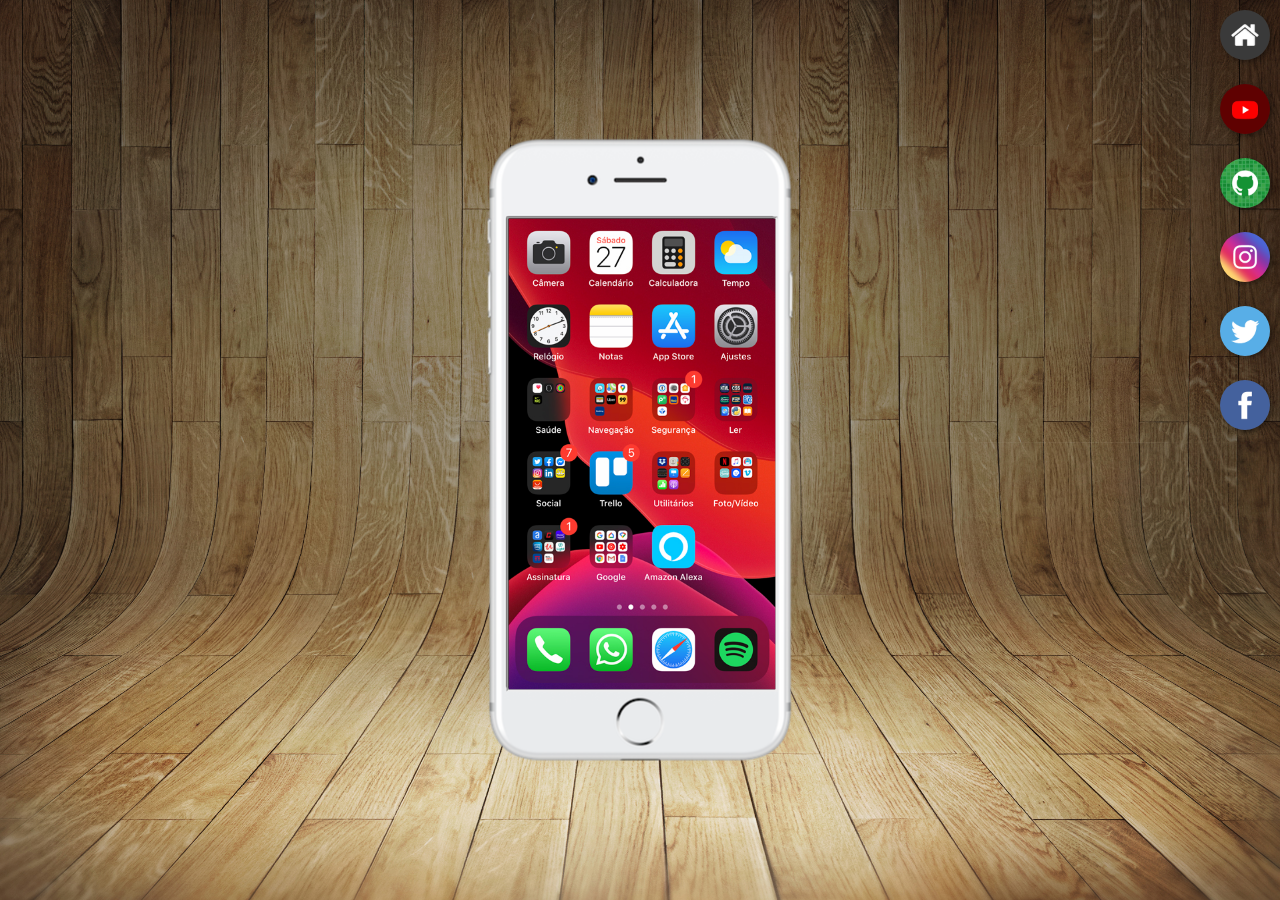
<file: index.html>
<!DOCTYPE html>
<html lang="pt-br">
<head>
    <meta charset="UTF-8">
    <meta name="viewport" content="width=device-width, initial-scale=1.0">
    <title>Projeto Redes Sociais</title>
    <link rel="stylesheet" href="estilos/estilos.css">
    <link rel="shortcut icon" href="favicon.ico" type="image/x-icon">
</head>
<body>
    <main>
        <section id="telefone">
            <iframe name="tela" id="tela" src="home.html" >
                <p>Seu navegador não é compativel com isso.</p>
            </iframe>
        </section>
        <section id="redes-sociais">
           <a href="home.html" target="tela"><img src="imagens/logo-home.jpg" alt=""></a> <br>
           <a href="youtube.html" target="tela"><img src="imagens/logo-youtube.jpg" alt=""></a> <br>
           <a href="github.html" target="tela"><img src="imagens/logo-github.jpg" alt=""></a> <br>
           <a href="instagram.html" target="tela"><img src="imagens/logo-instagram.jpg" alt=""></a> <br>
           <a href="twitter.html" target="tela"><img src="imagens/logo-twitter.jpg" alt=""></a> <br>
           <a href="facebook.html" target="tela"><img src="imagens/logo-facebook.jpg" alt=""></a> <br>
        </section>
    </main>
</body>
</html>
</file>
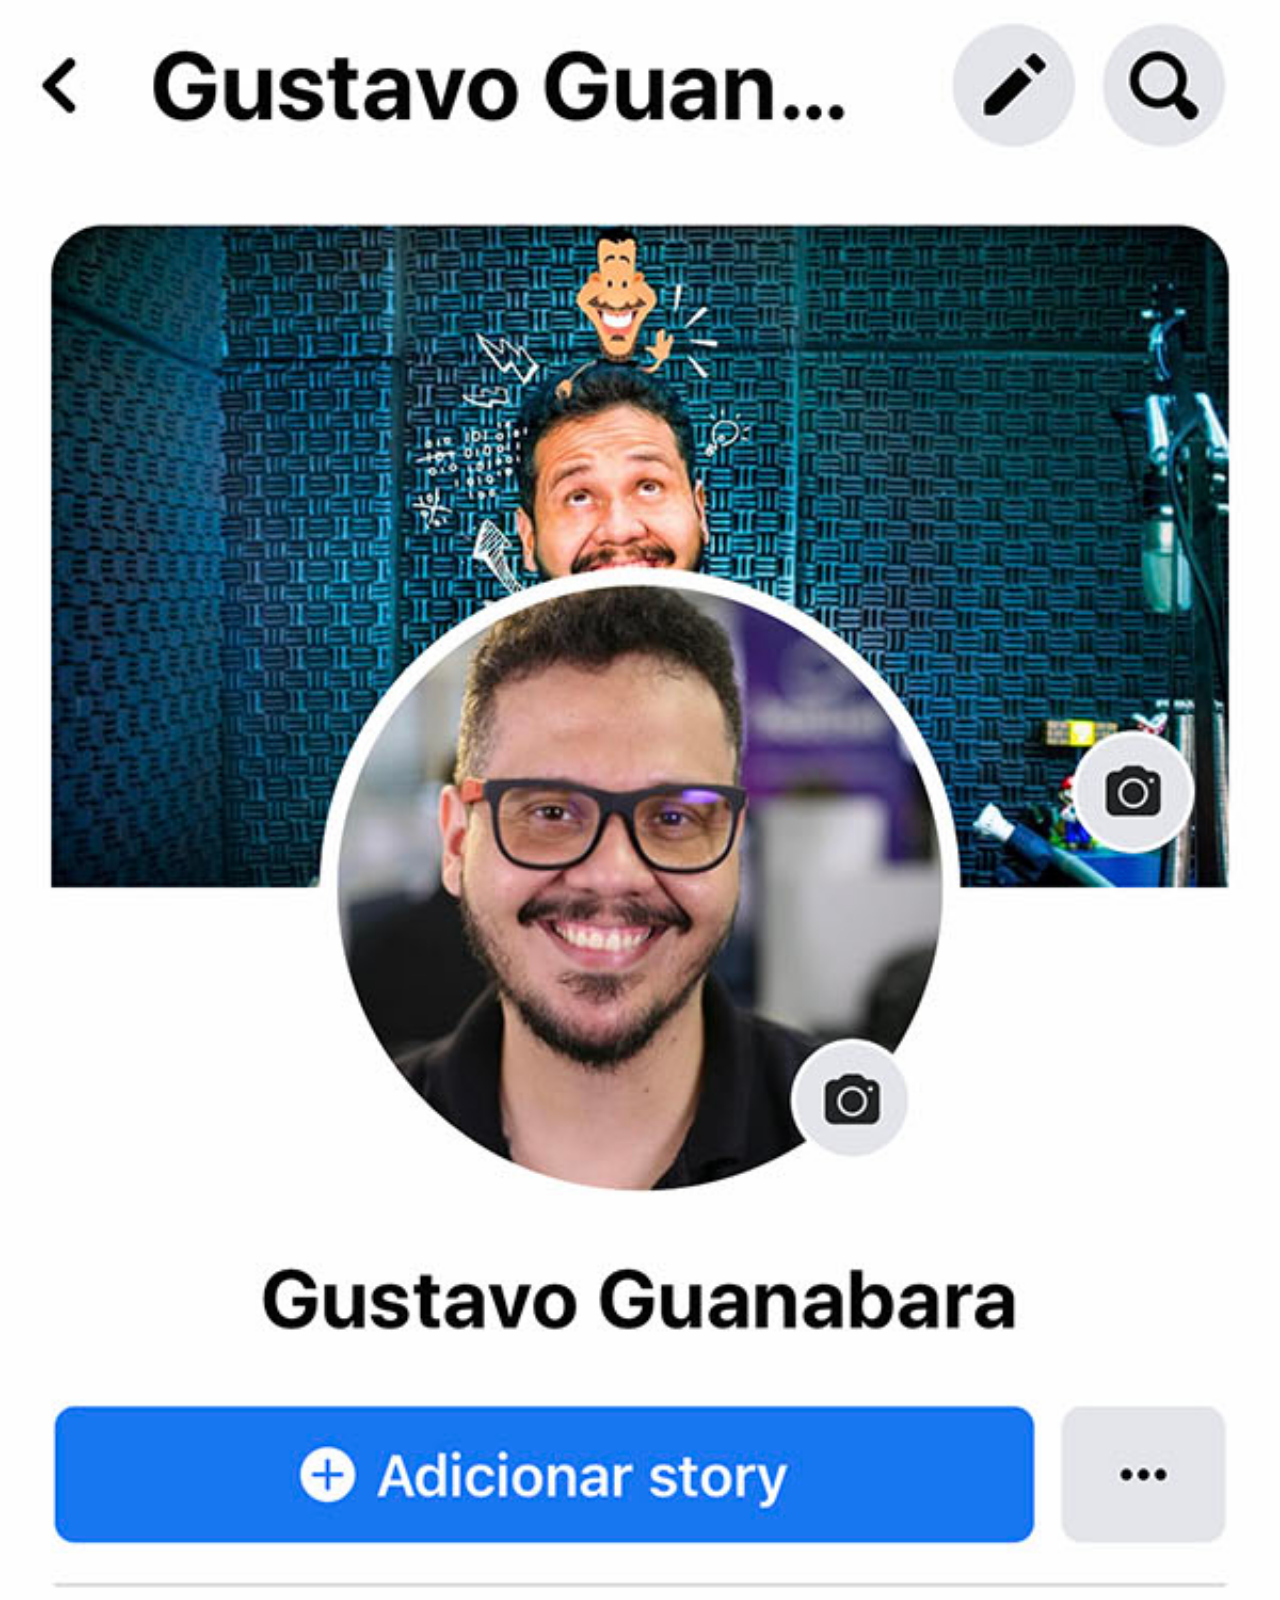
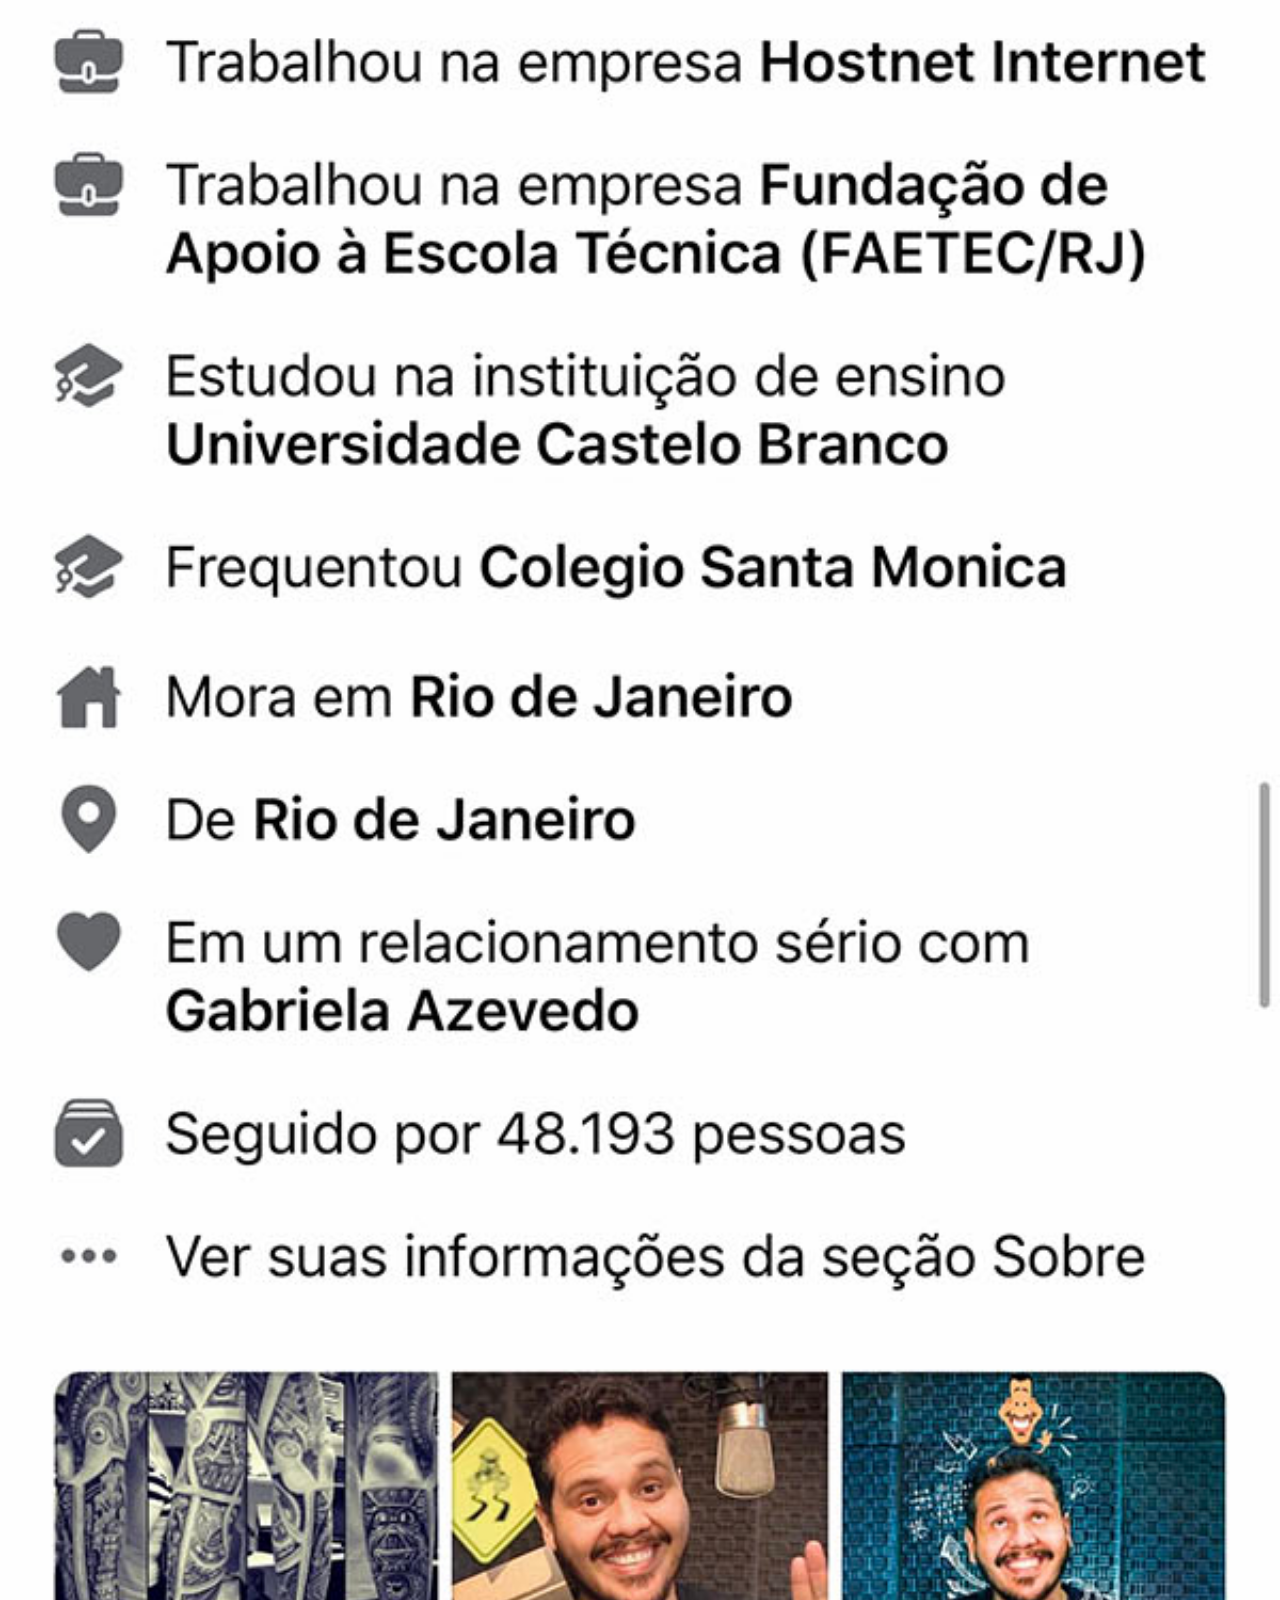
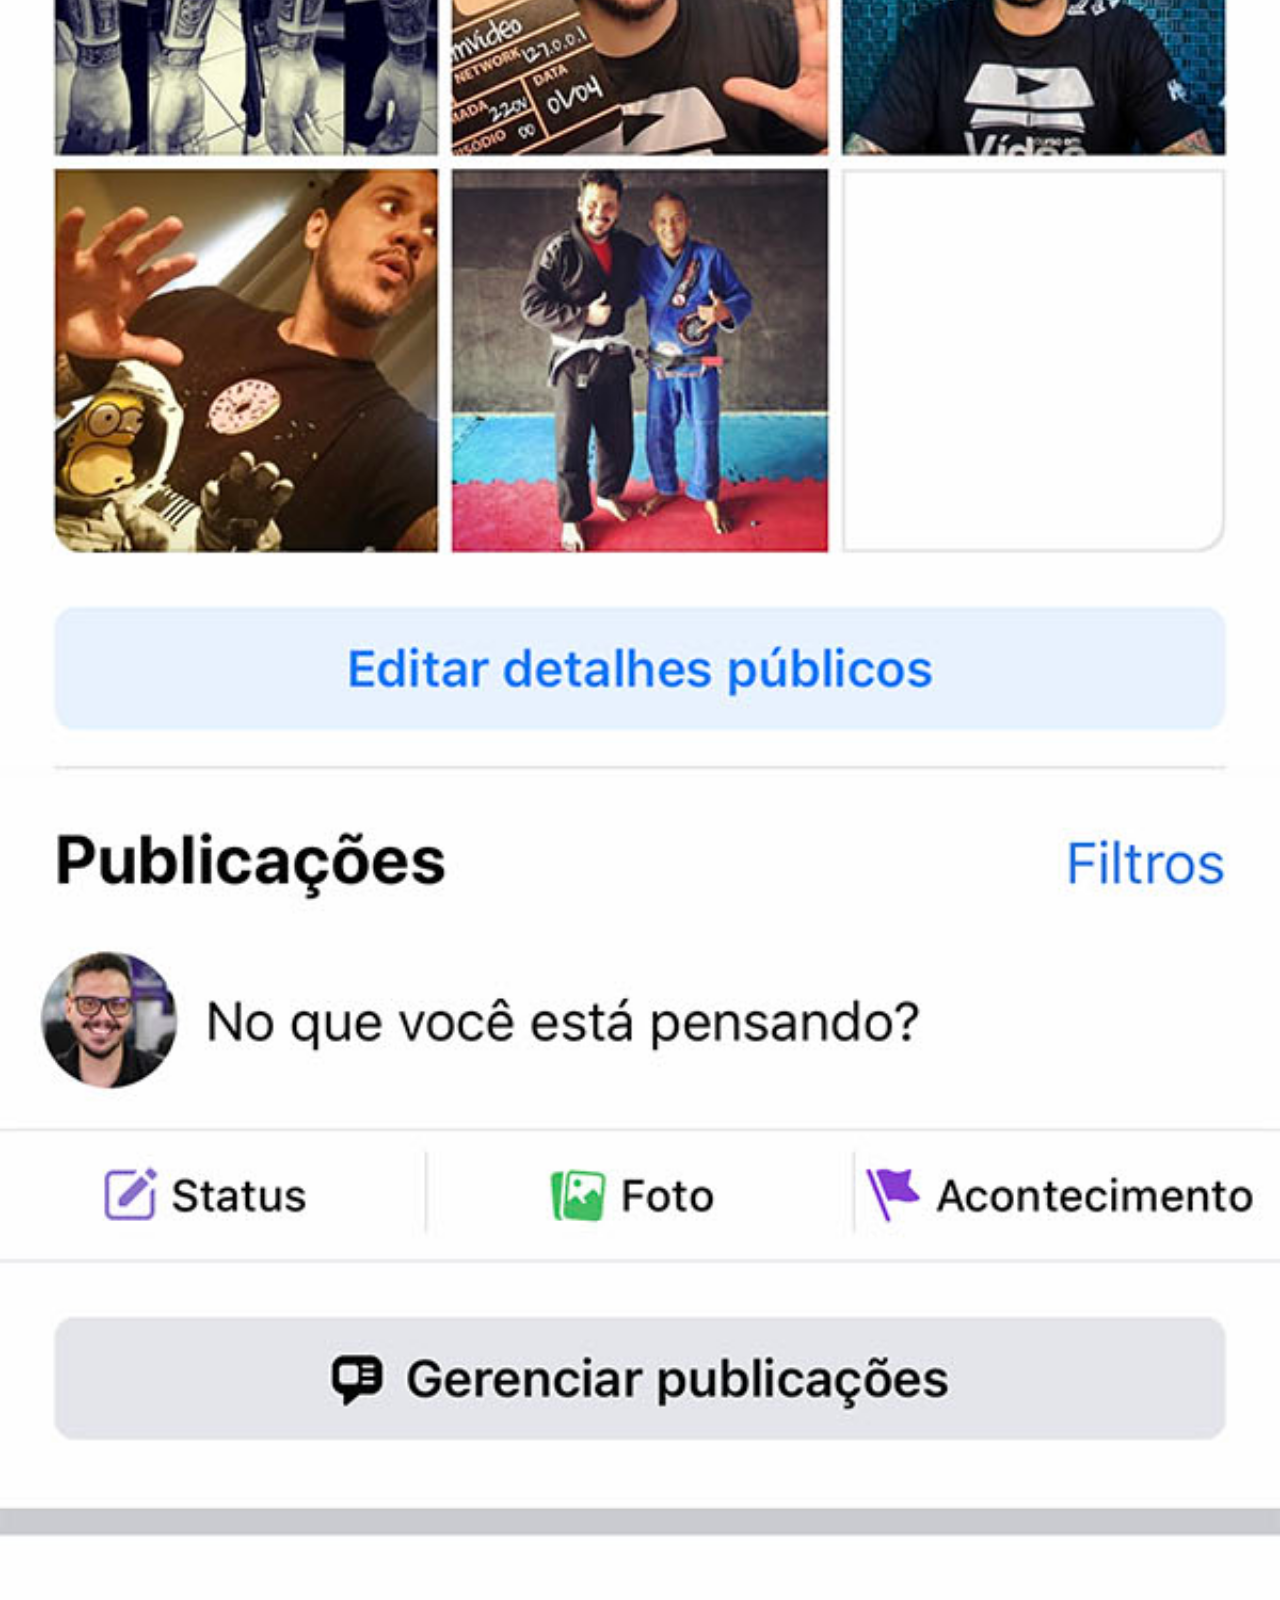
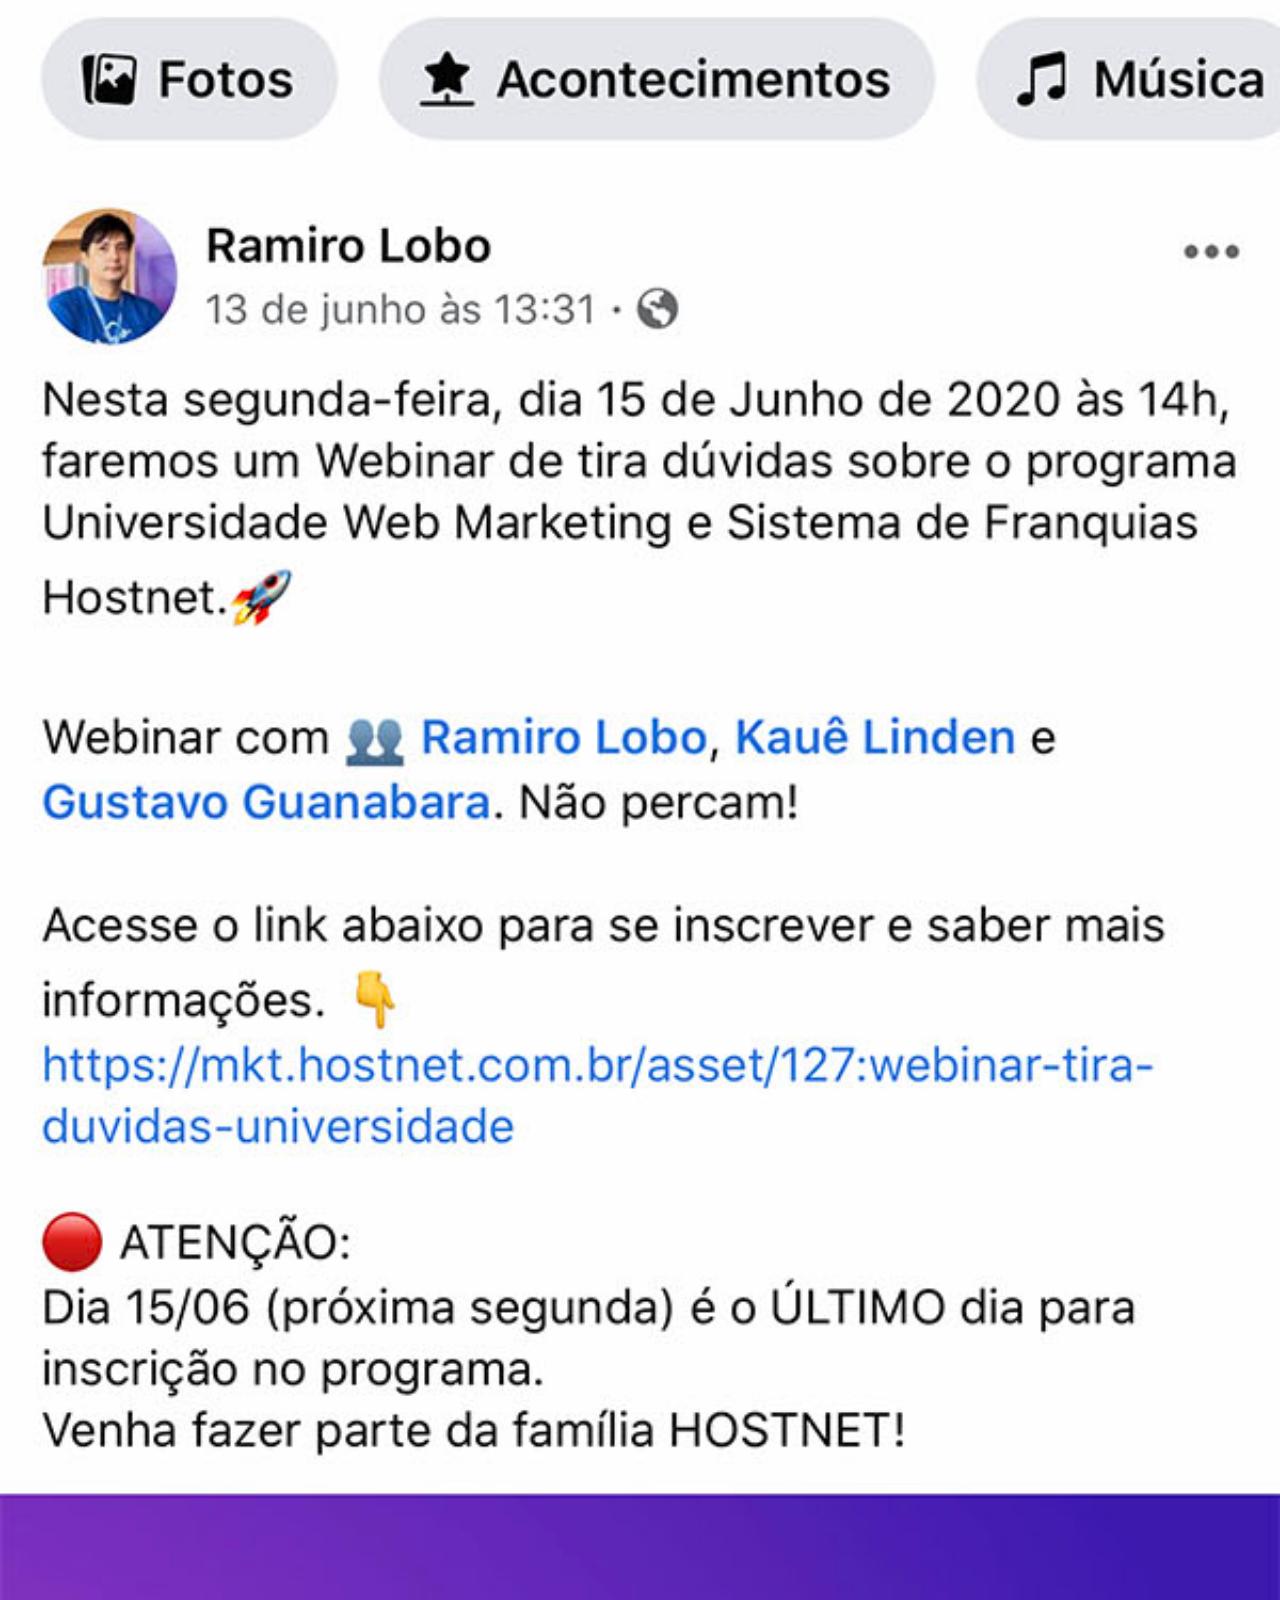
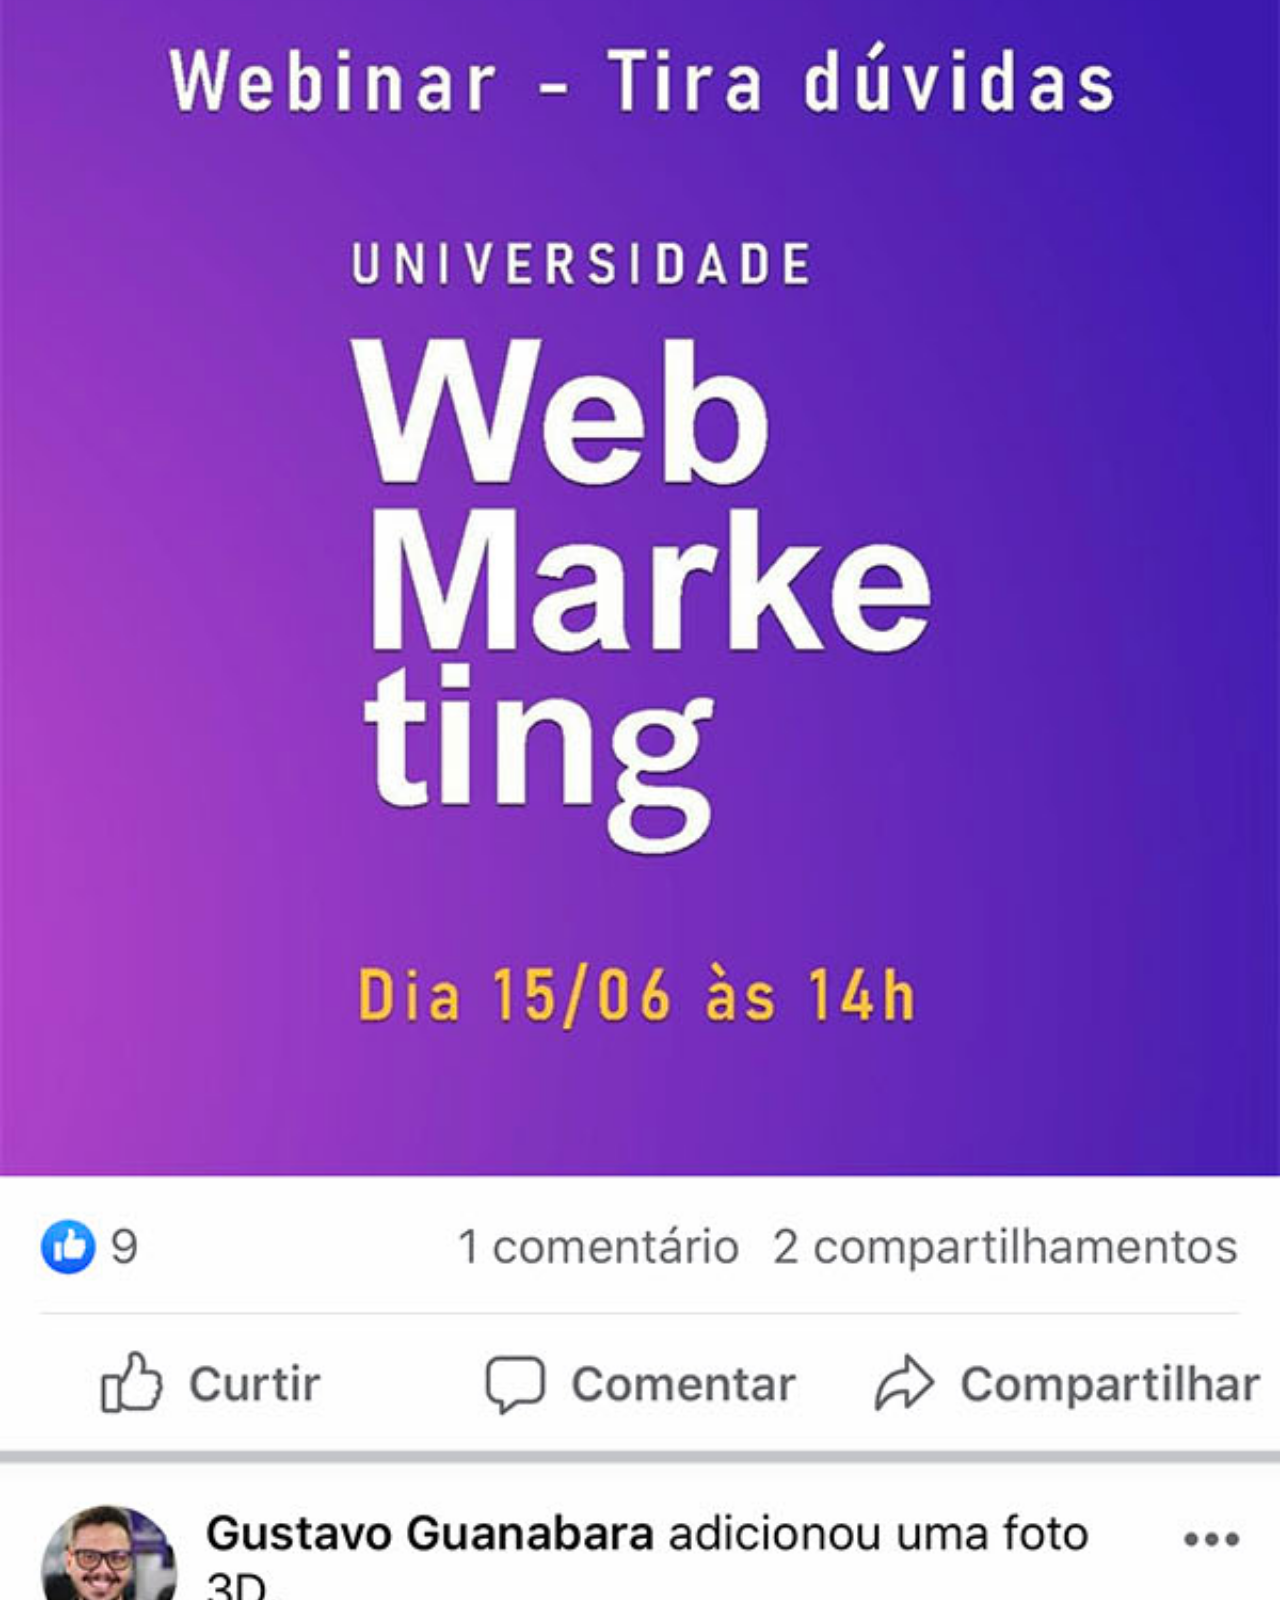
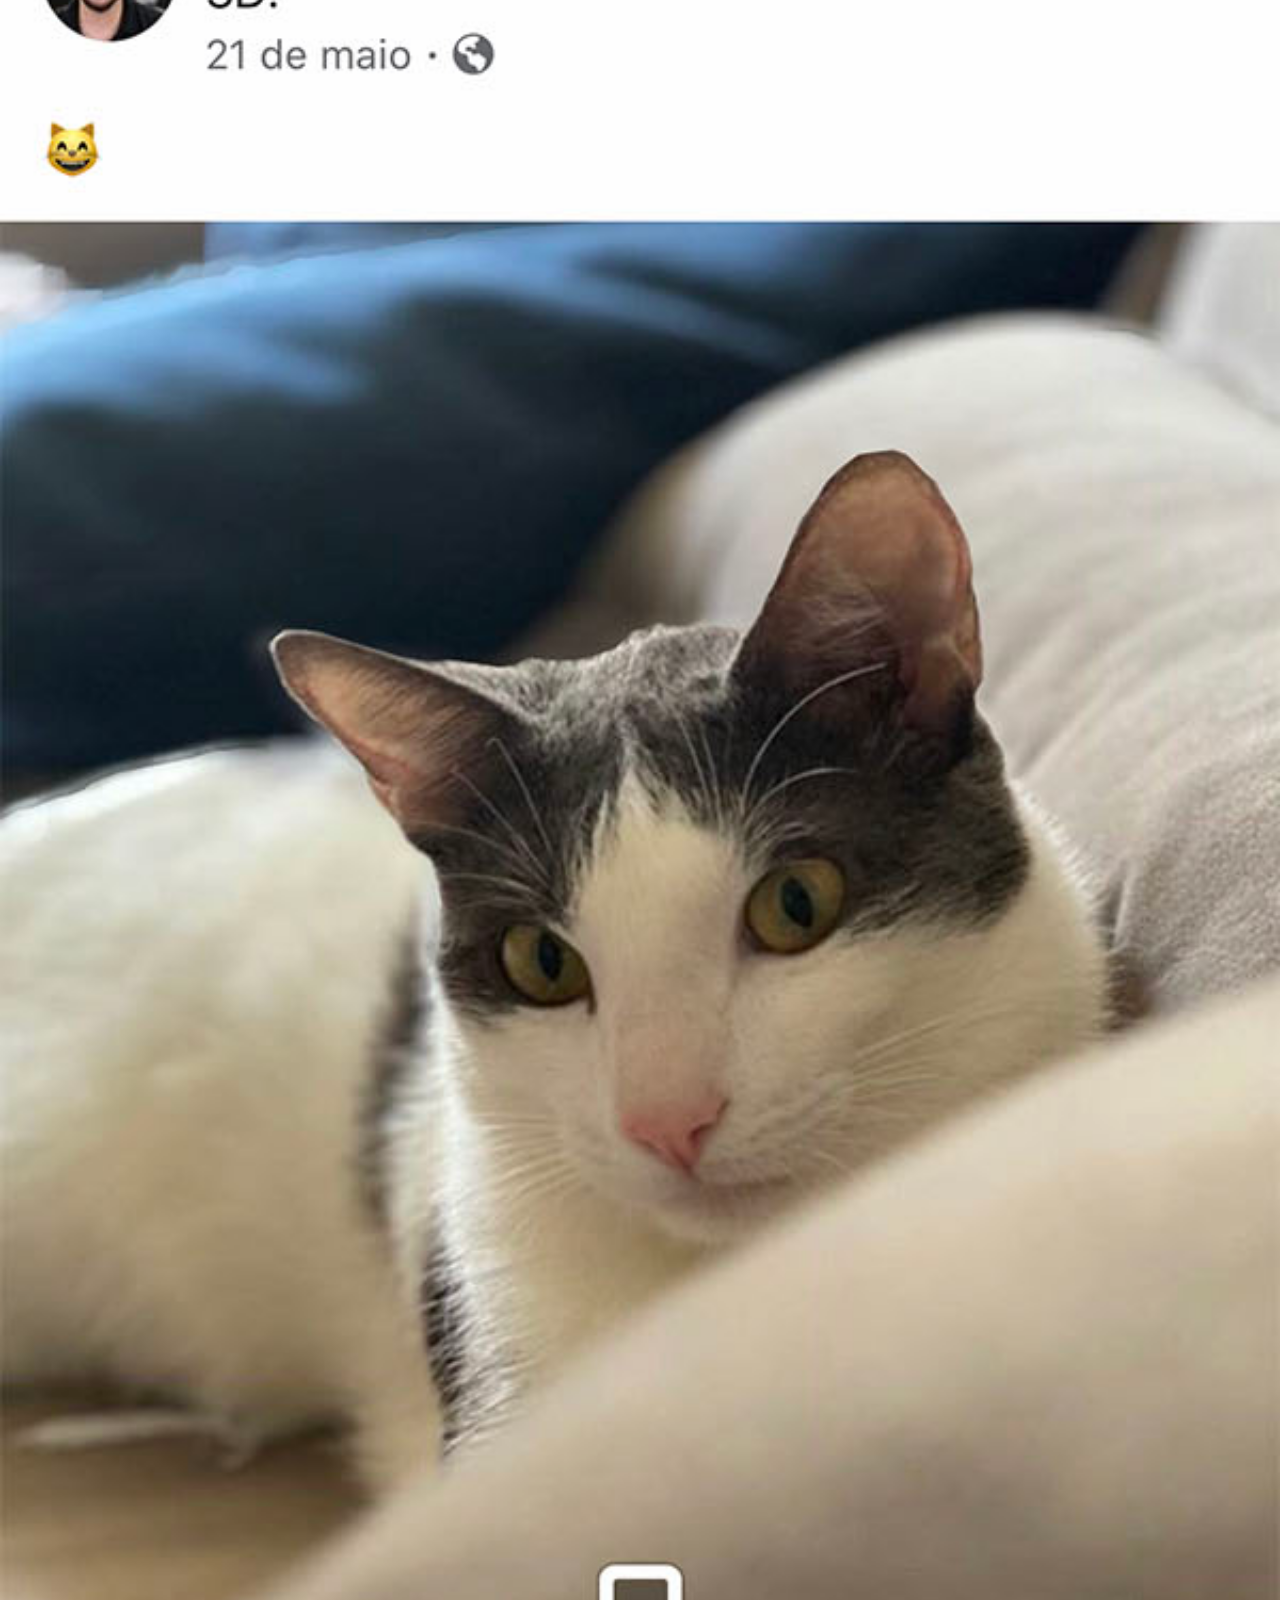
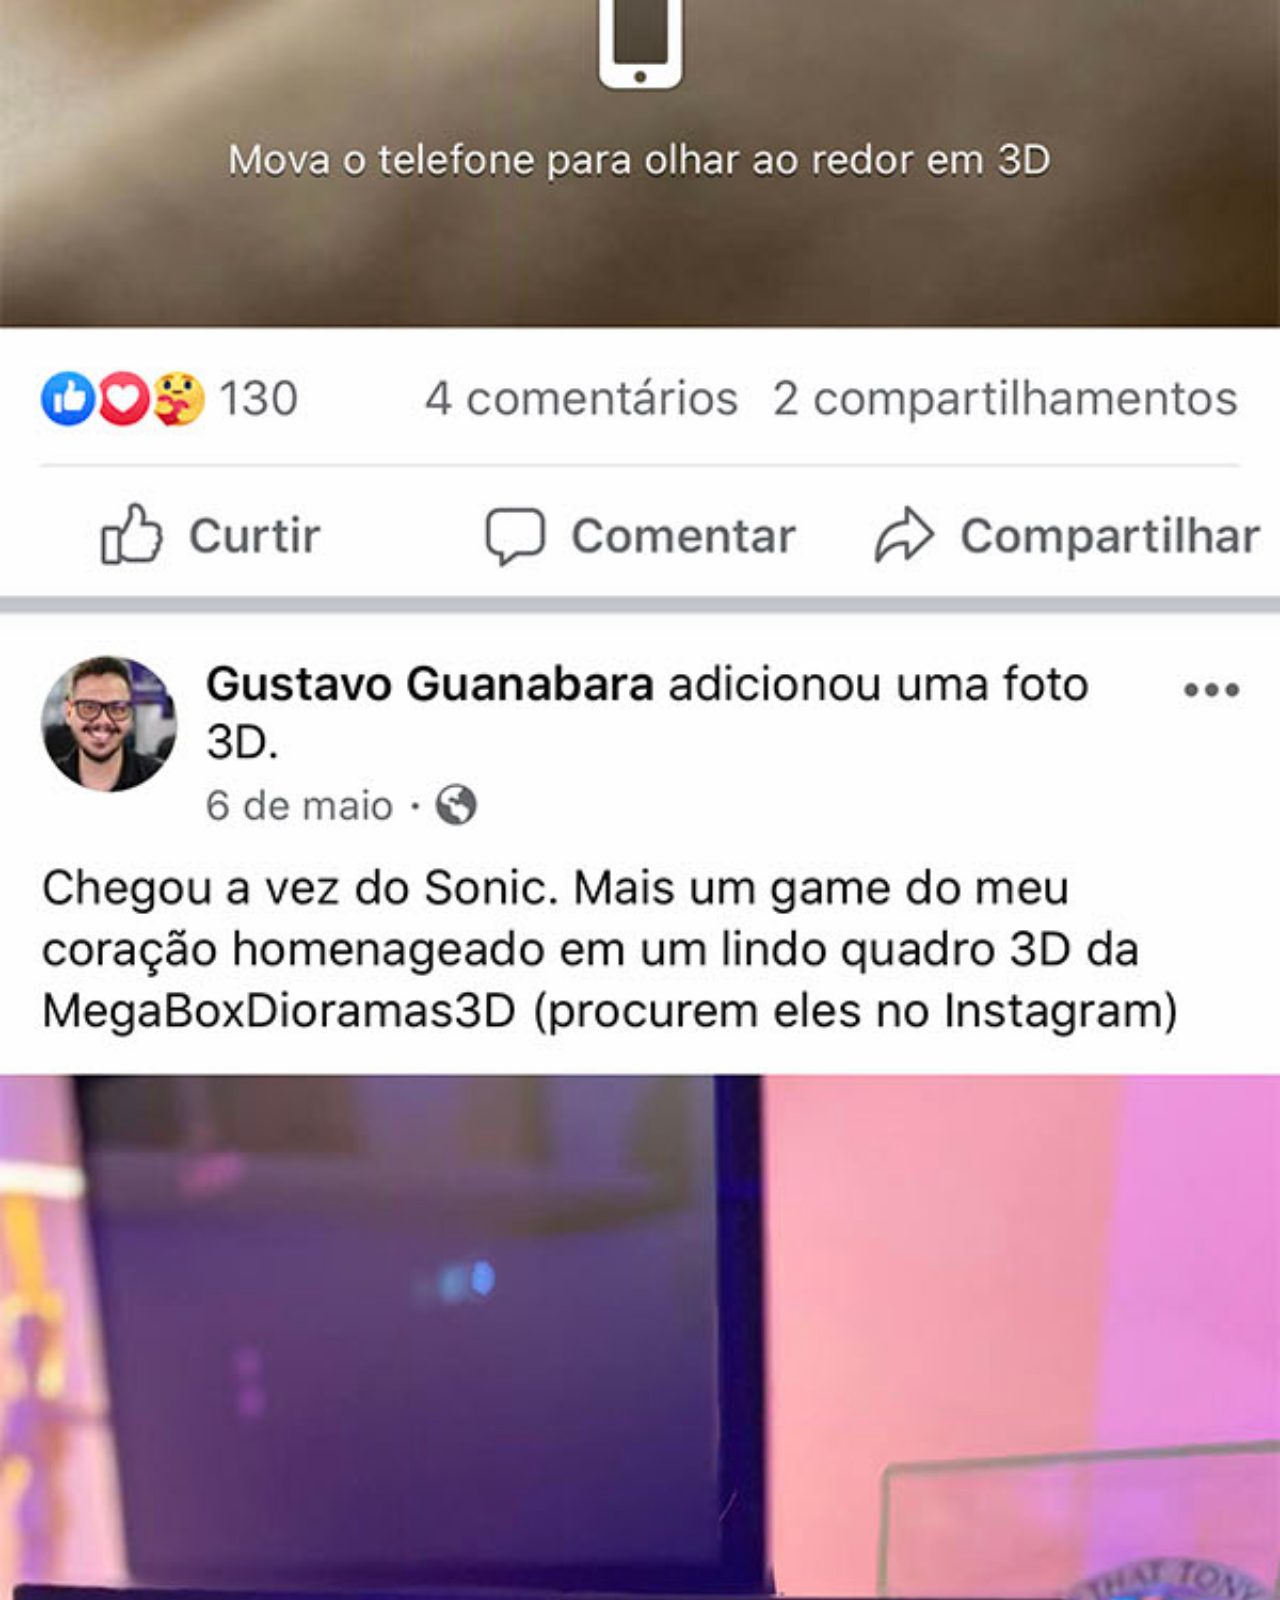
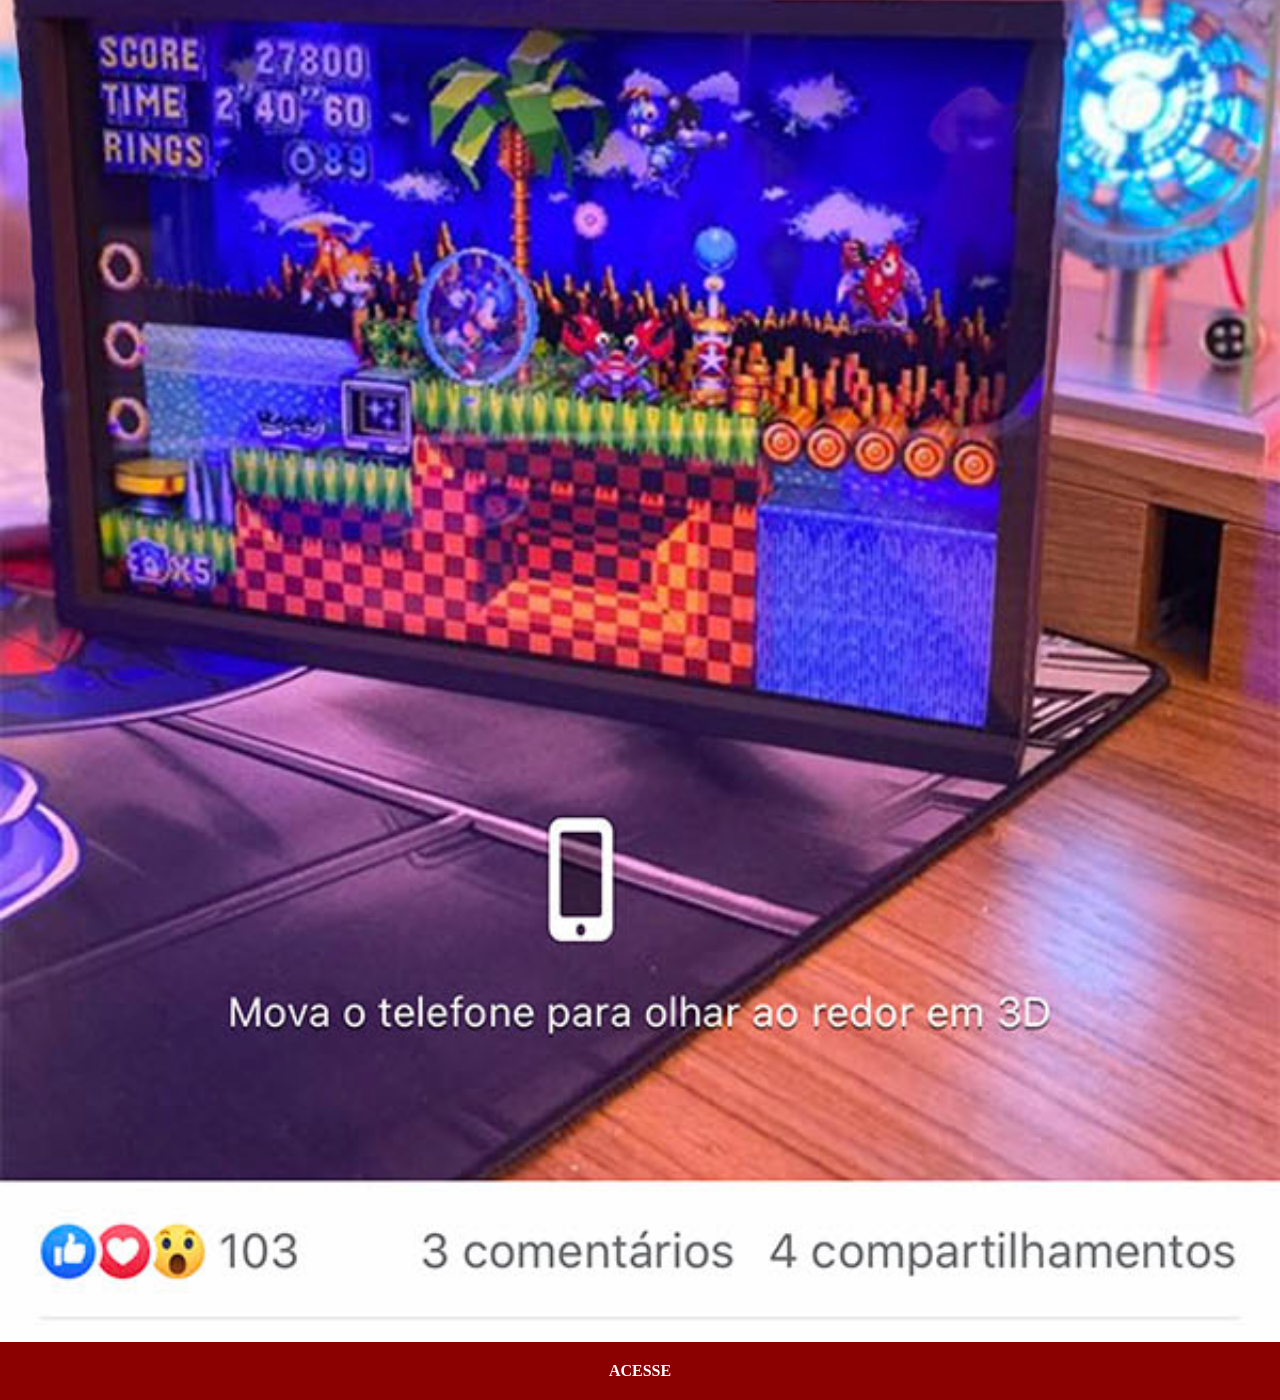
<file: facebook.html>
<!DOCTYPE html>
<html lang="pt-br">
<head>
    <meta charset="UTF-8">
    <meta name="viewport" content="width=device-width, initial-scale=1.0">
    <title>Tela do Facebook</title>
    <link rel="stylesheet" href="estilos/sites.css">
</head>
<body>
    <img src="imagens/tela-facebook.jpg" alt="Perfil do Facebook">
    <a href="https://facebook.com/gustavoguanabara" target="_blank">ACESSE</a>
</body>
</html>
</file>
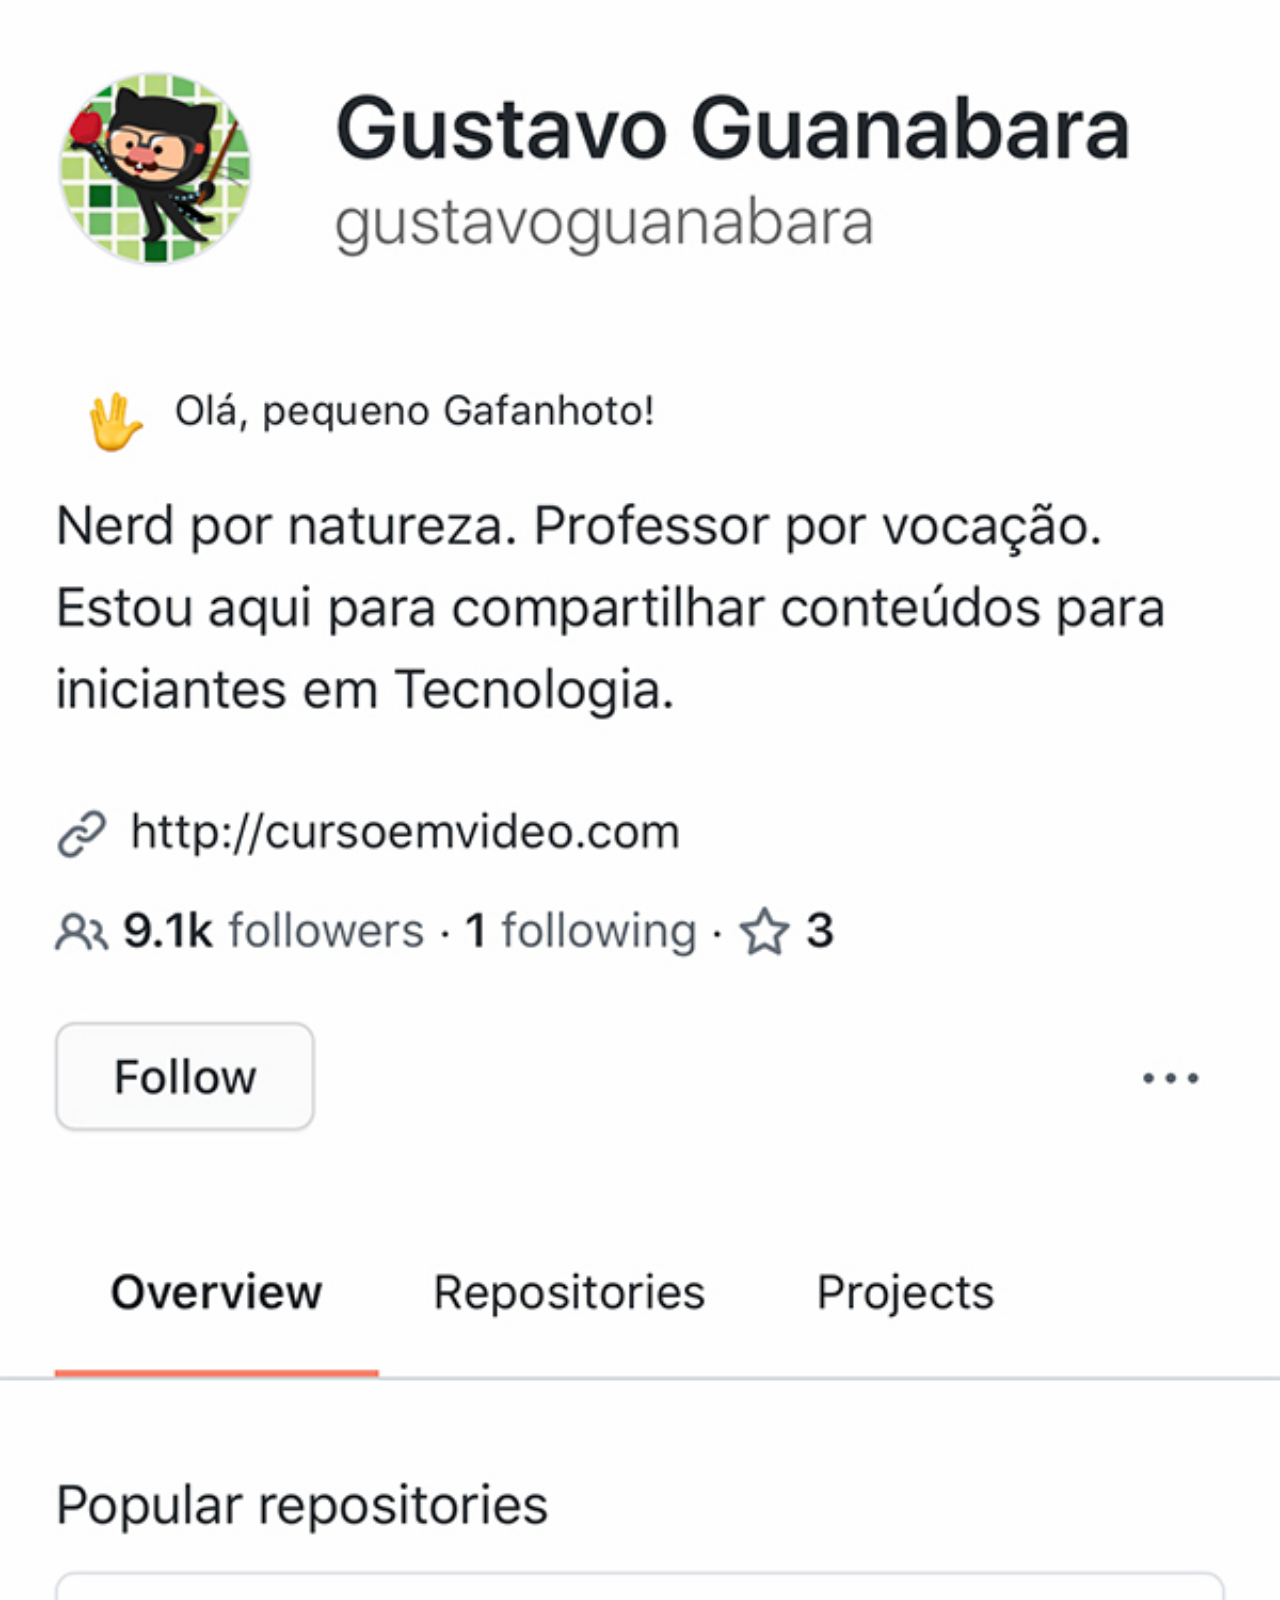
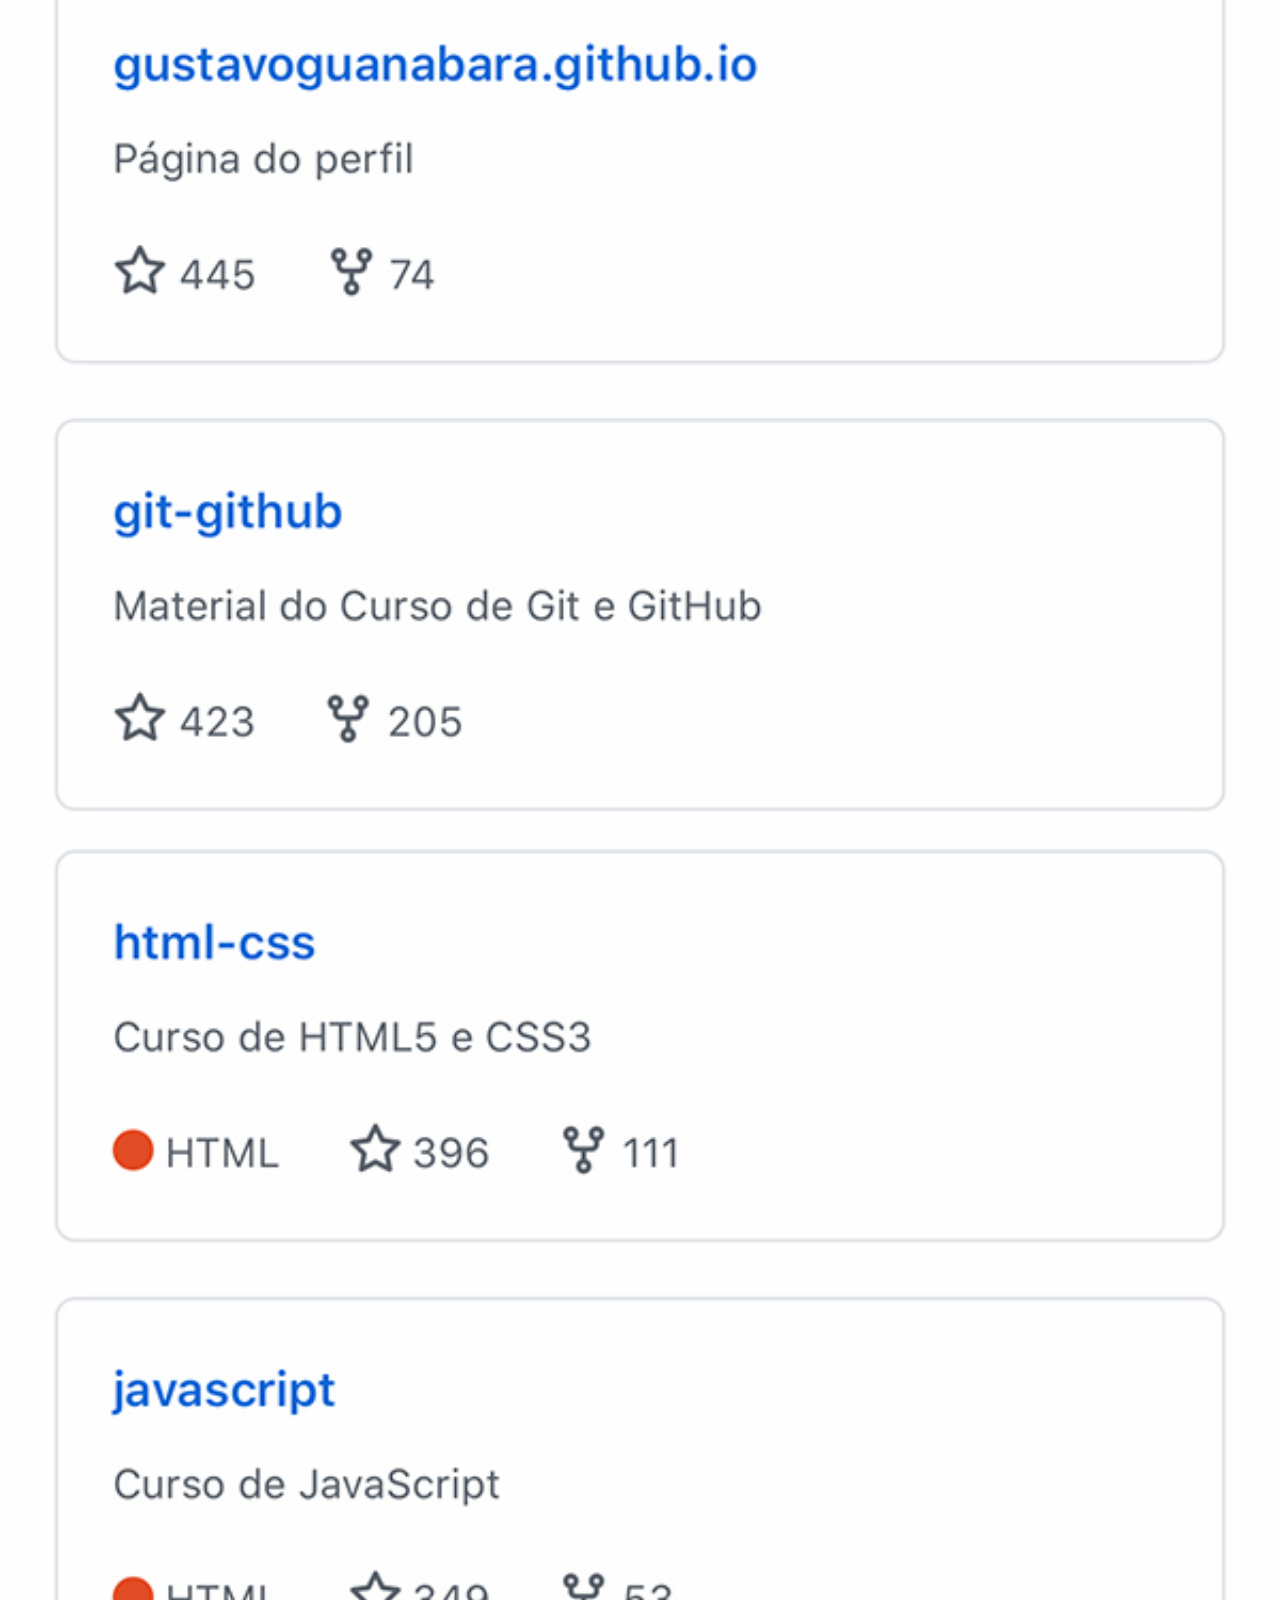
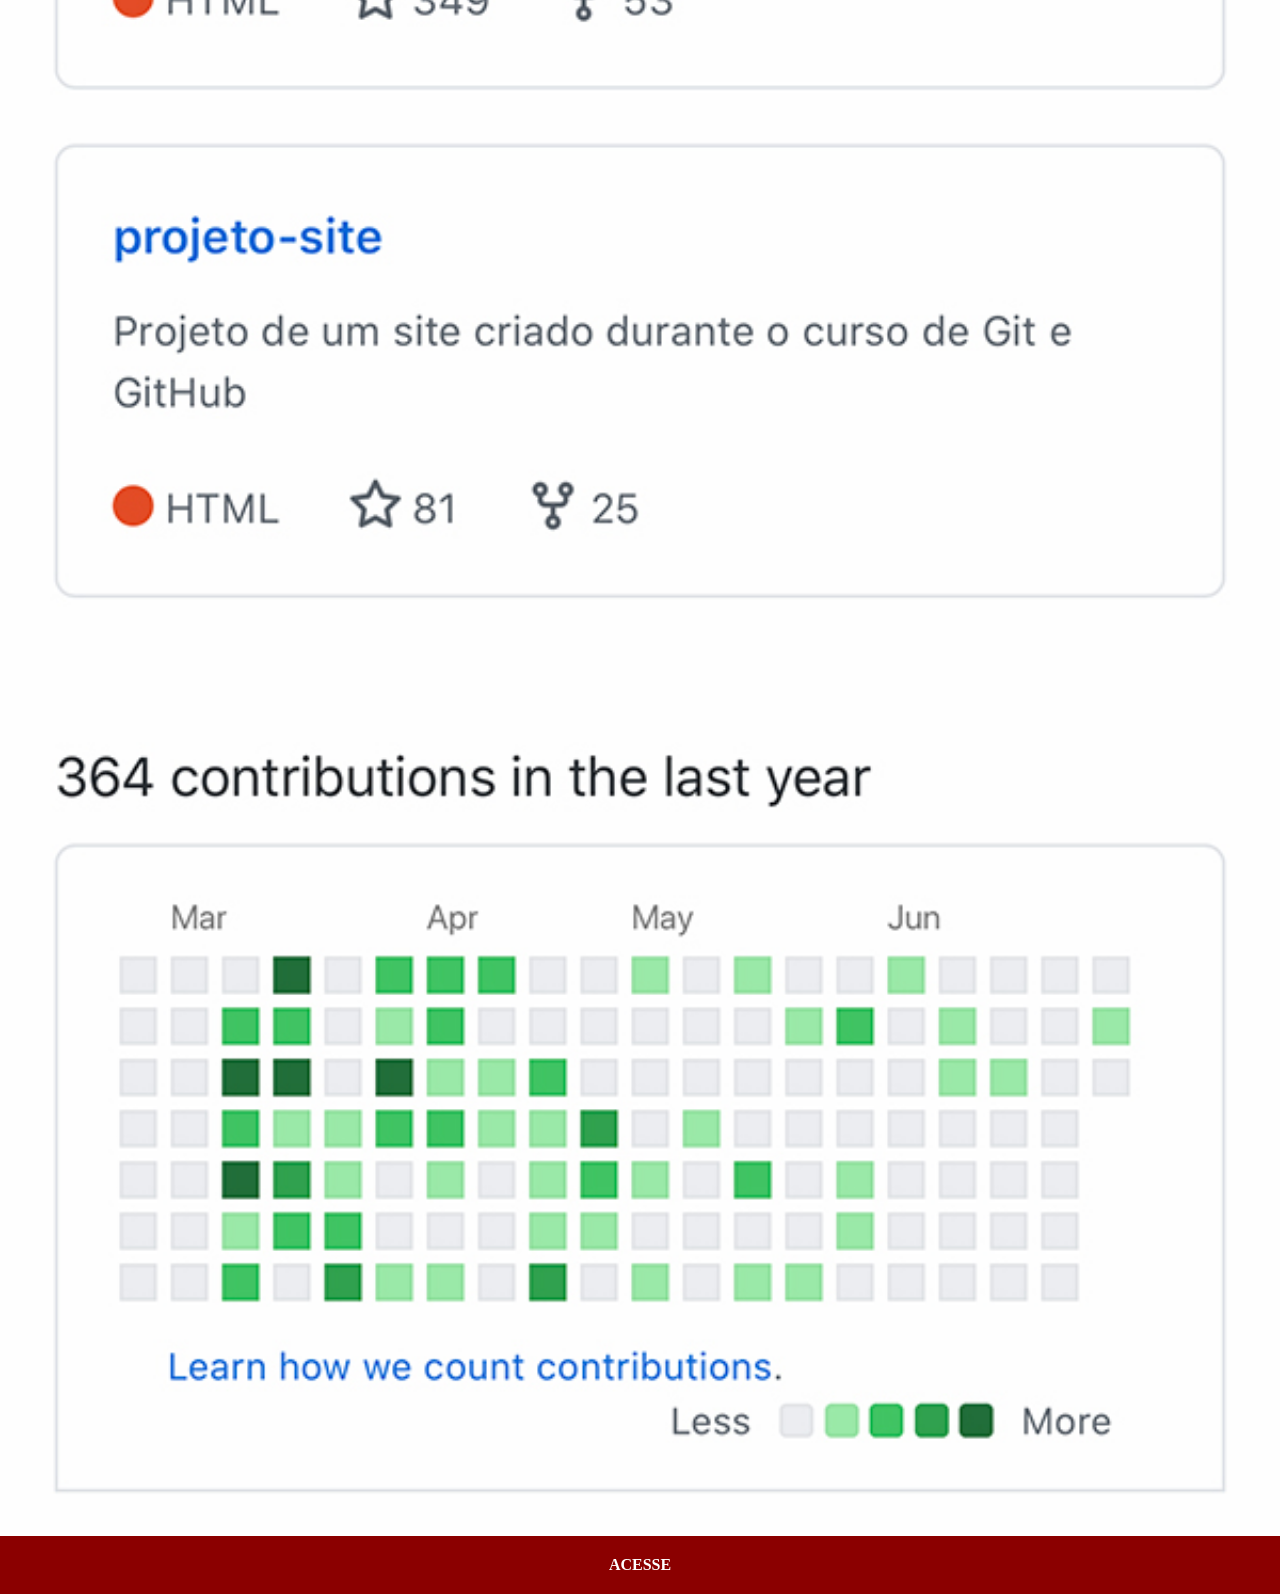
<file: github.html>
<!DOCTYPE html>
<html lang="pt-br">
<head>
    <meta charset="UTF-8">
    <meta name="viewport" content="width=device-width, initial-scale=1.0">
    <title>tela do github</title>
    <link rel="stylesheet" href="estilos/sites.css">
</head>
<body>
    <img src="imagens/tela-github.jpg" alt="Tela do GitHub">
    <a href="https://github.com/GustavoGuanabara" target="_blank">ACESSE</a>
</body>
</html>
</file>
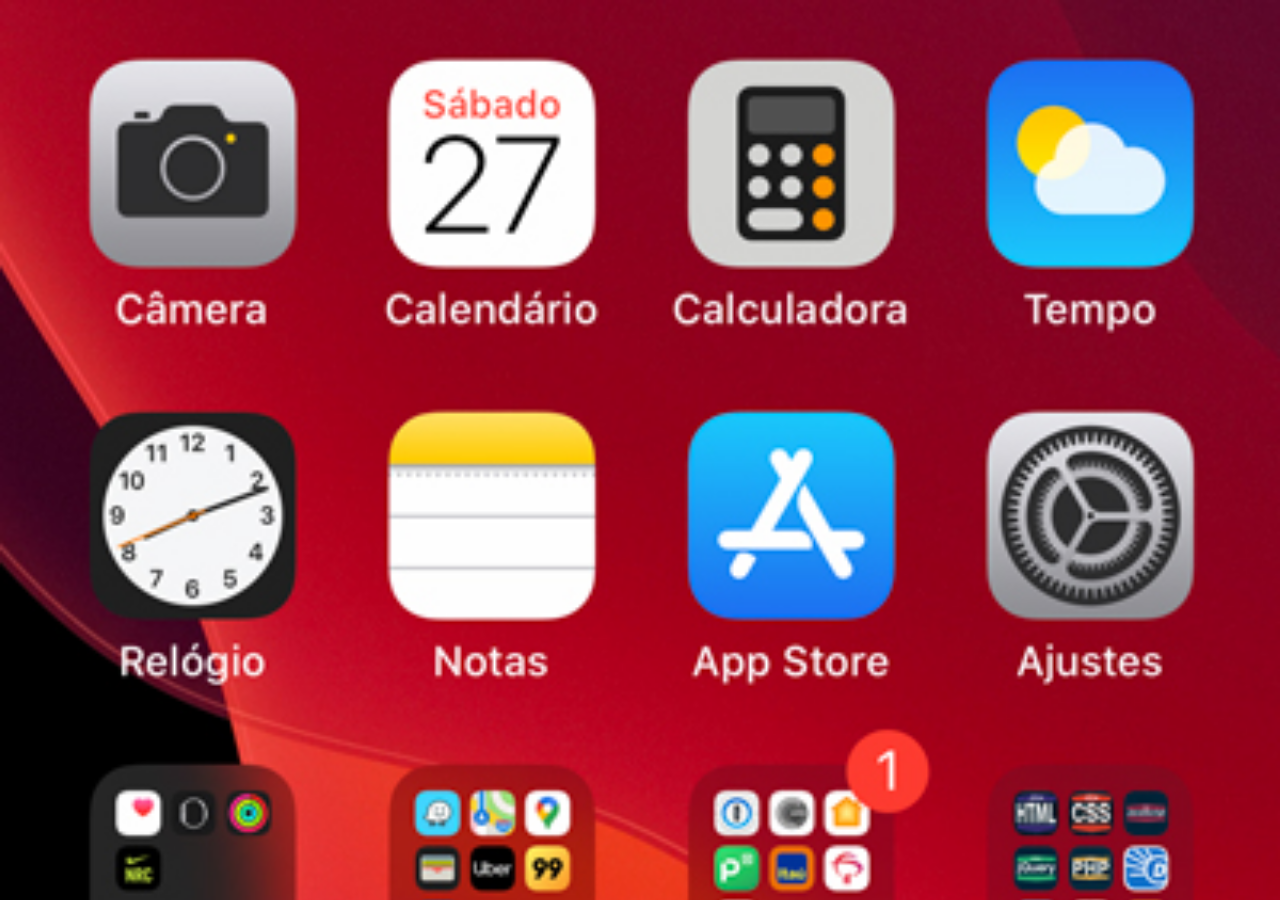
<file: home.html>
<!DOCTYPE html>
<html lang="pt-br">
<head>
    <meta charset="UTF-8">
    <meta name="viewport" content="width=device-width, initial-scale=1.0">
    <title>home</title>
    <style>
        *{
            margin: 0px;
            padding: 0px;
        }

        body{
            width: 100vw;
            height: 100vh;
            background: black url(imagens/tela-home.jpg) no-repeat top center;
            background-size: cover;
        }
    </style>
</head>
<body>
    
</body>
</html>
</file>
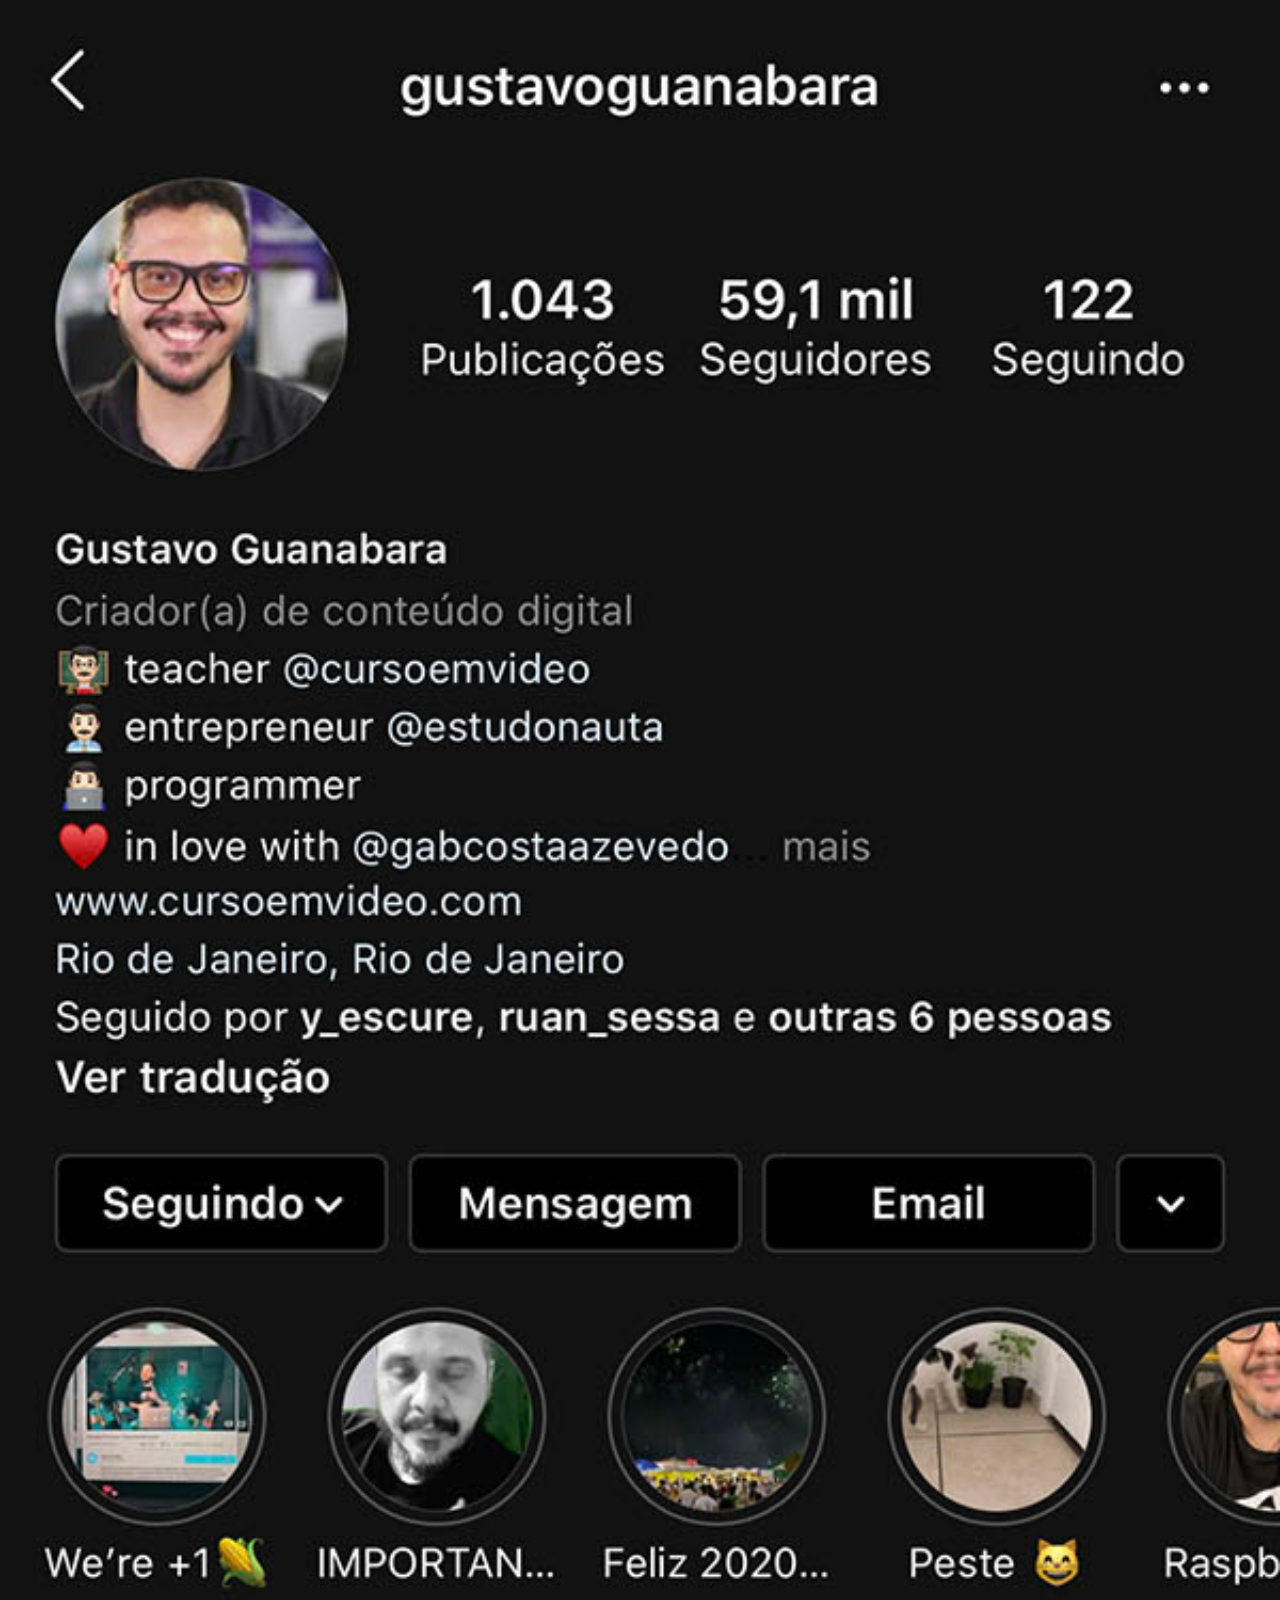
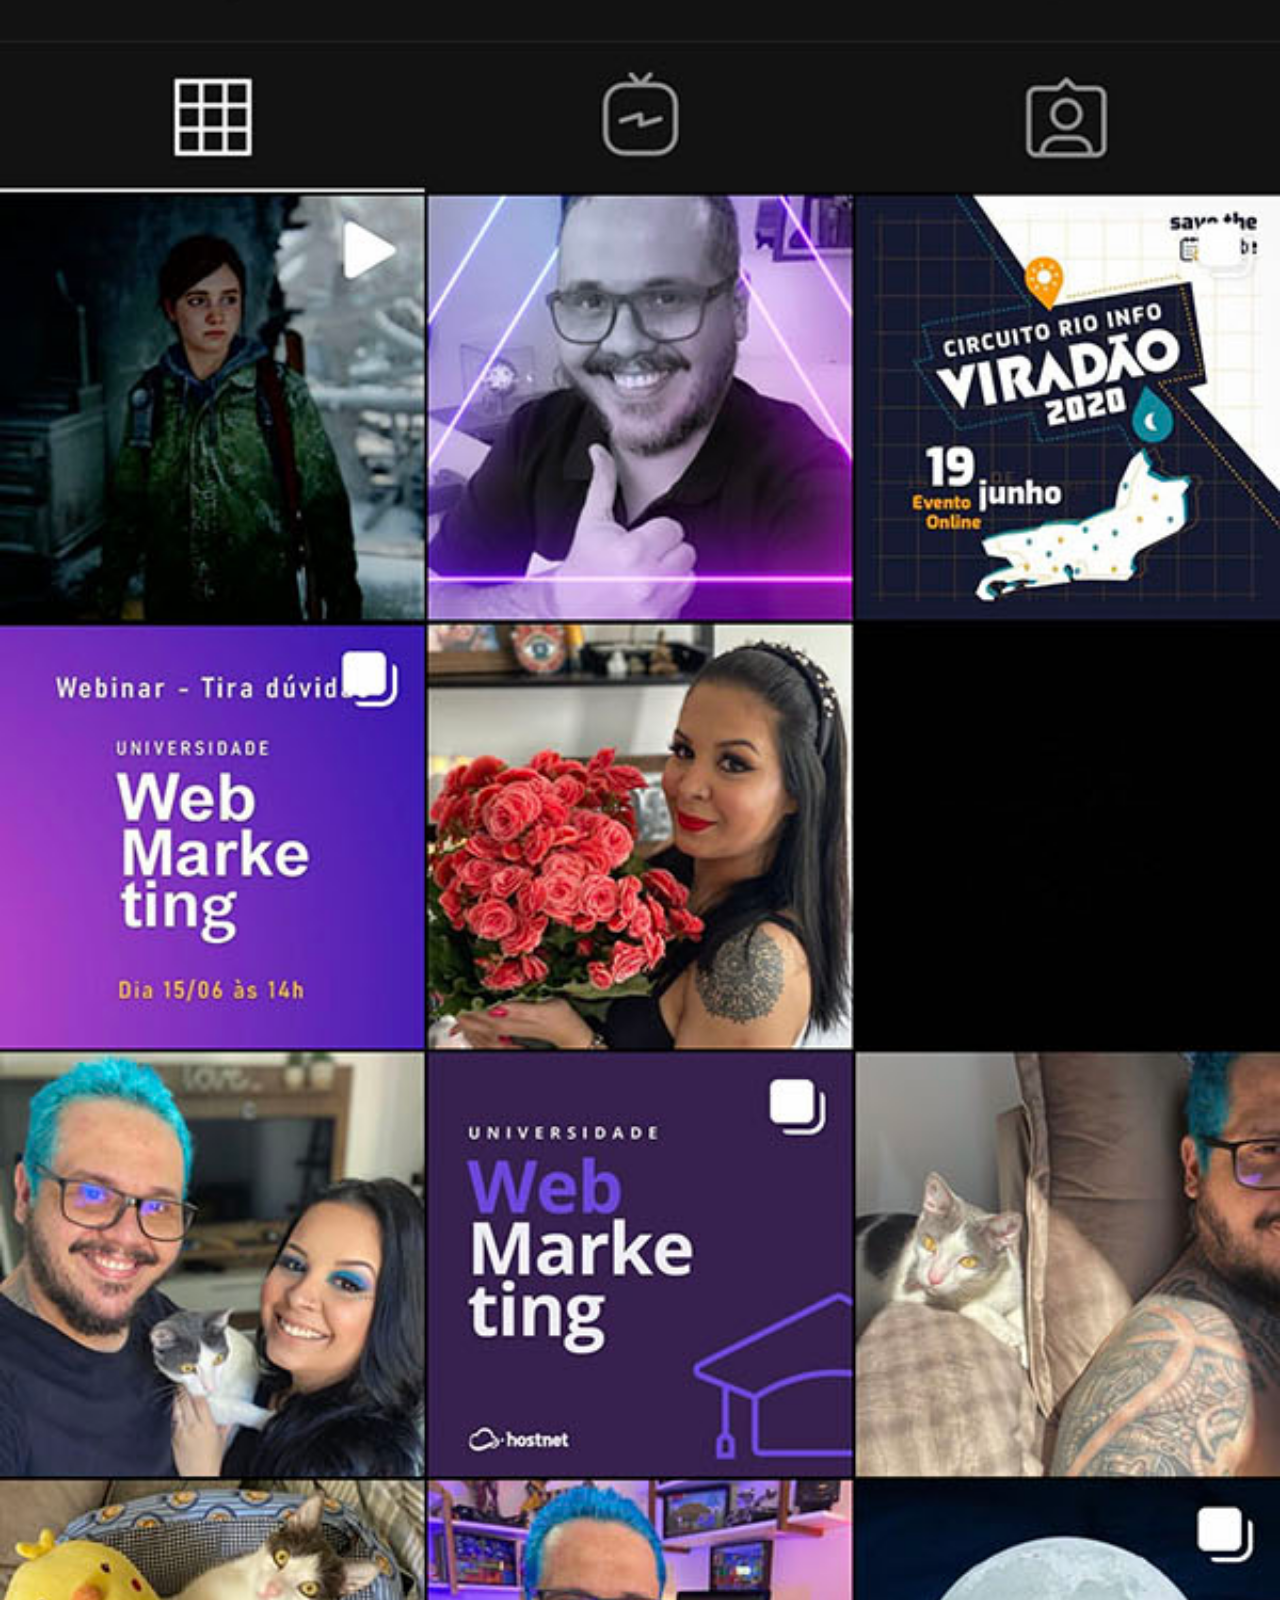
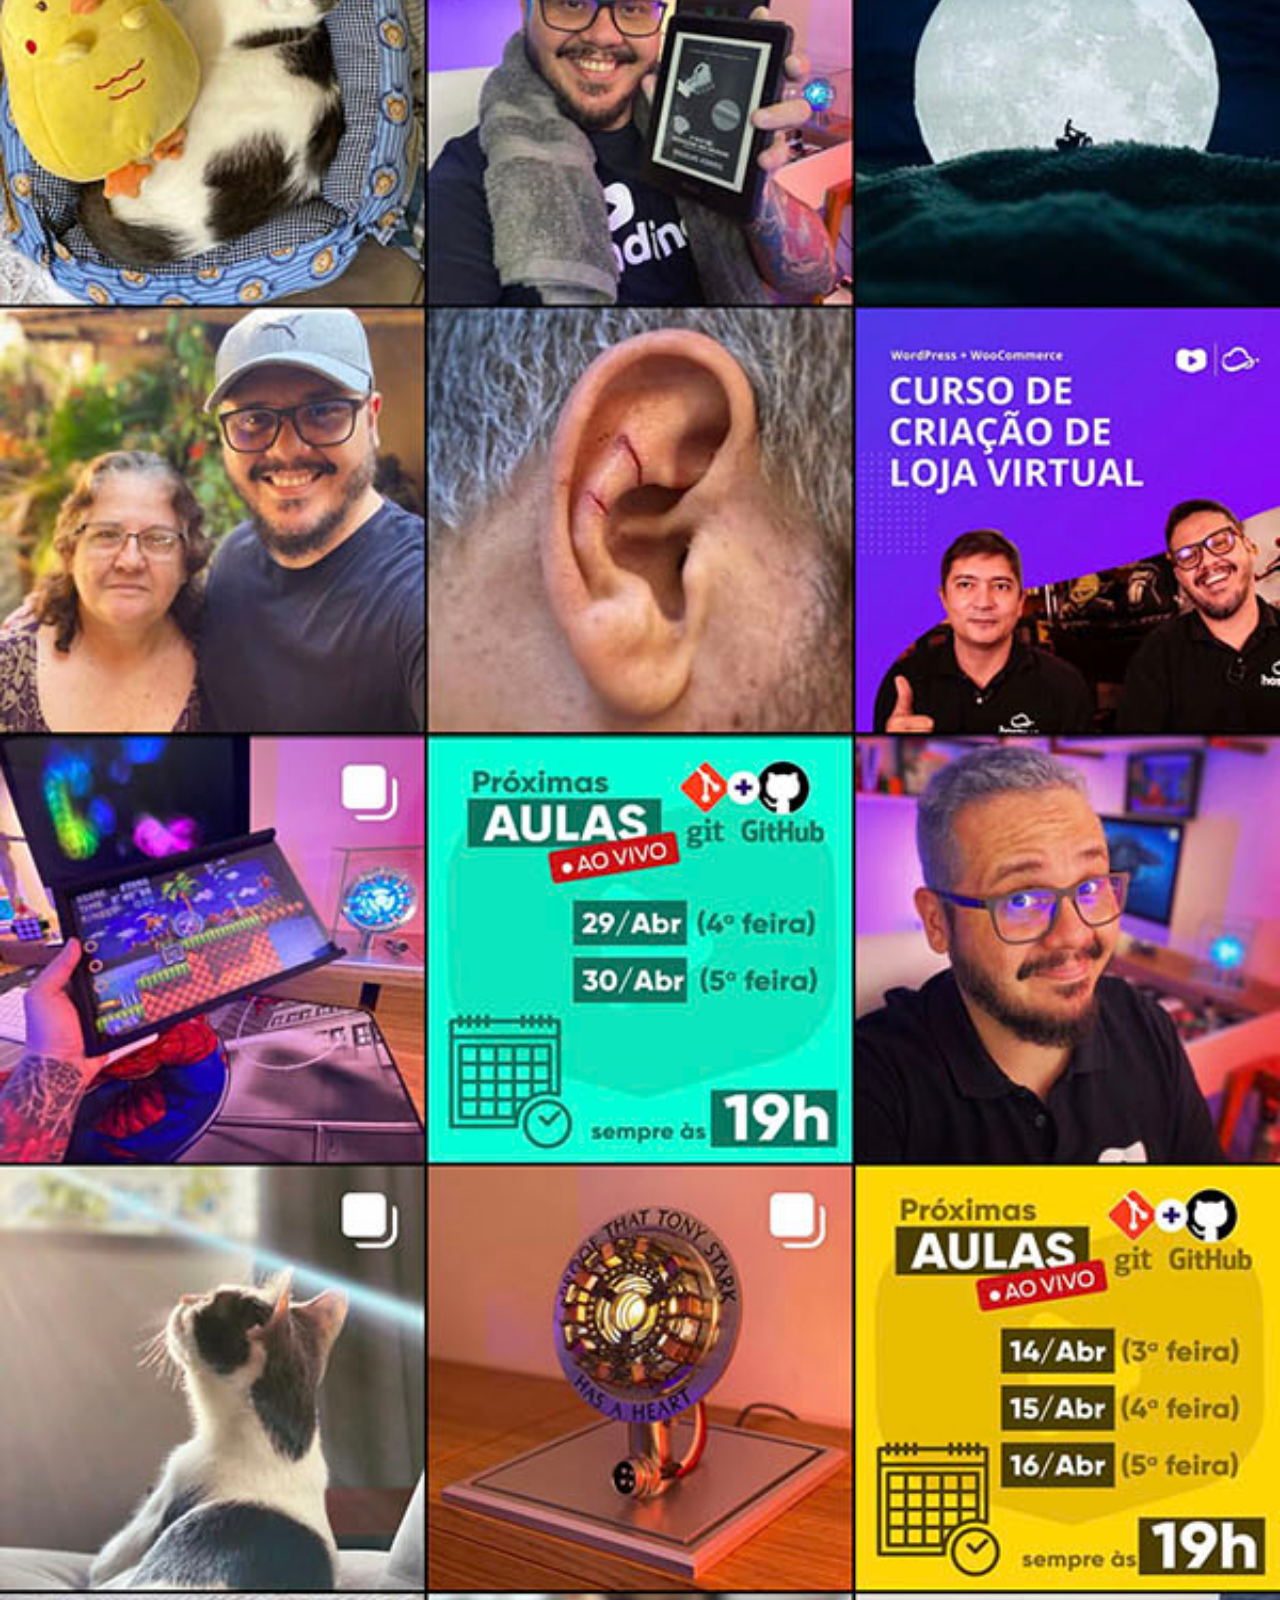
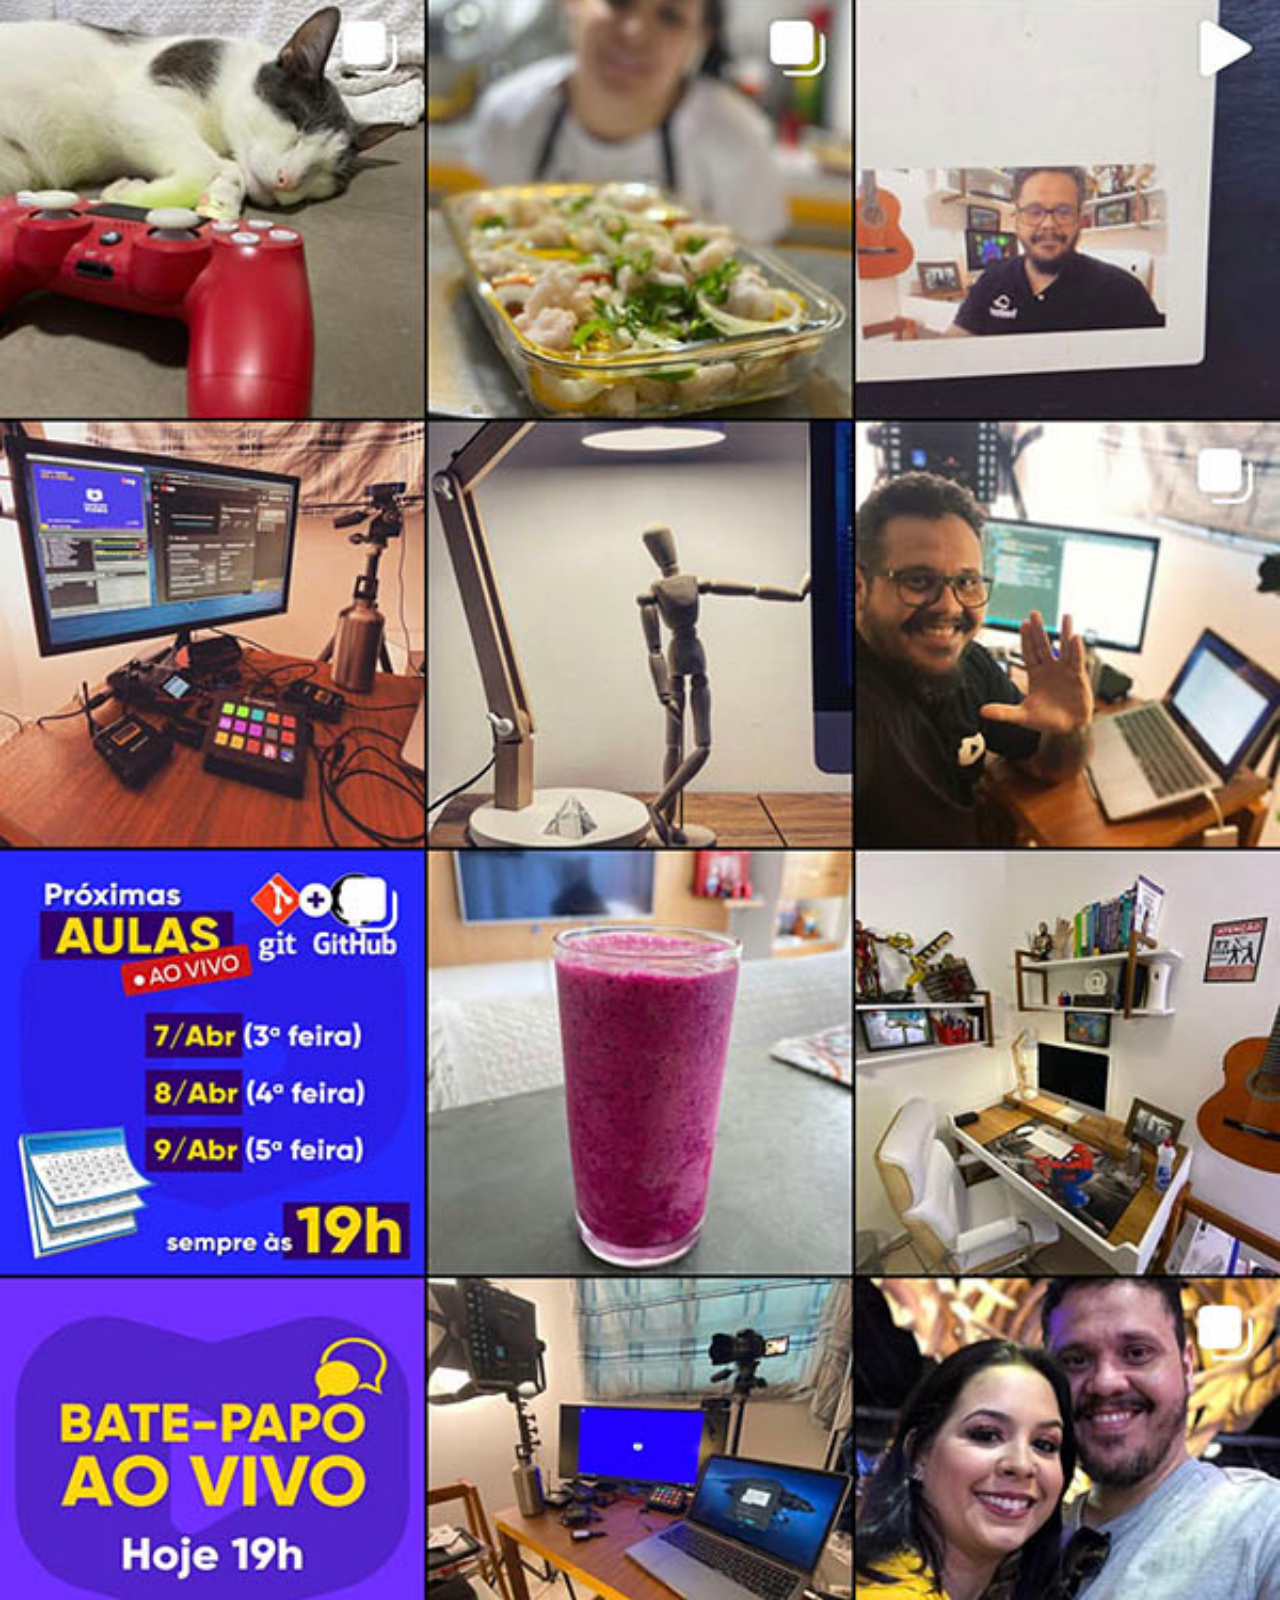
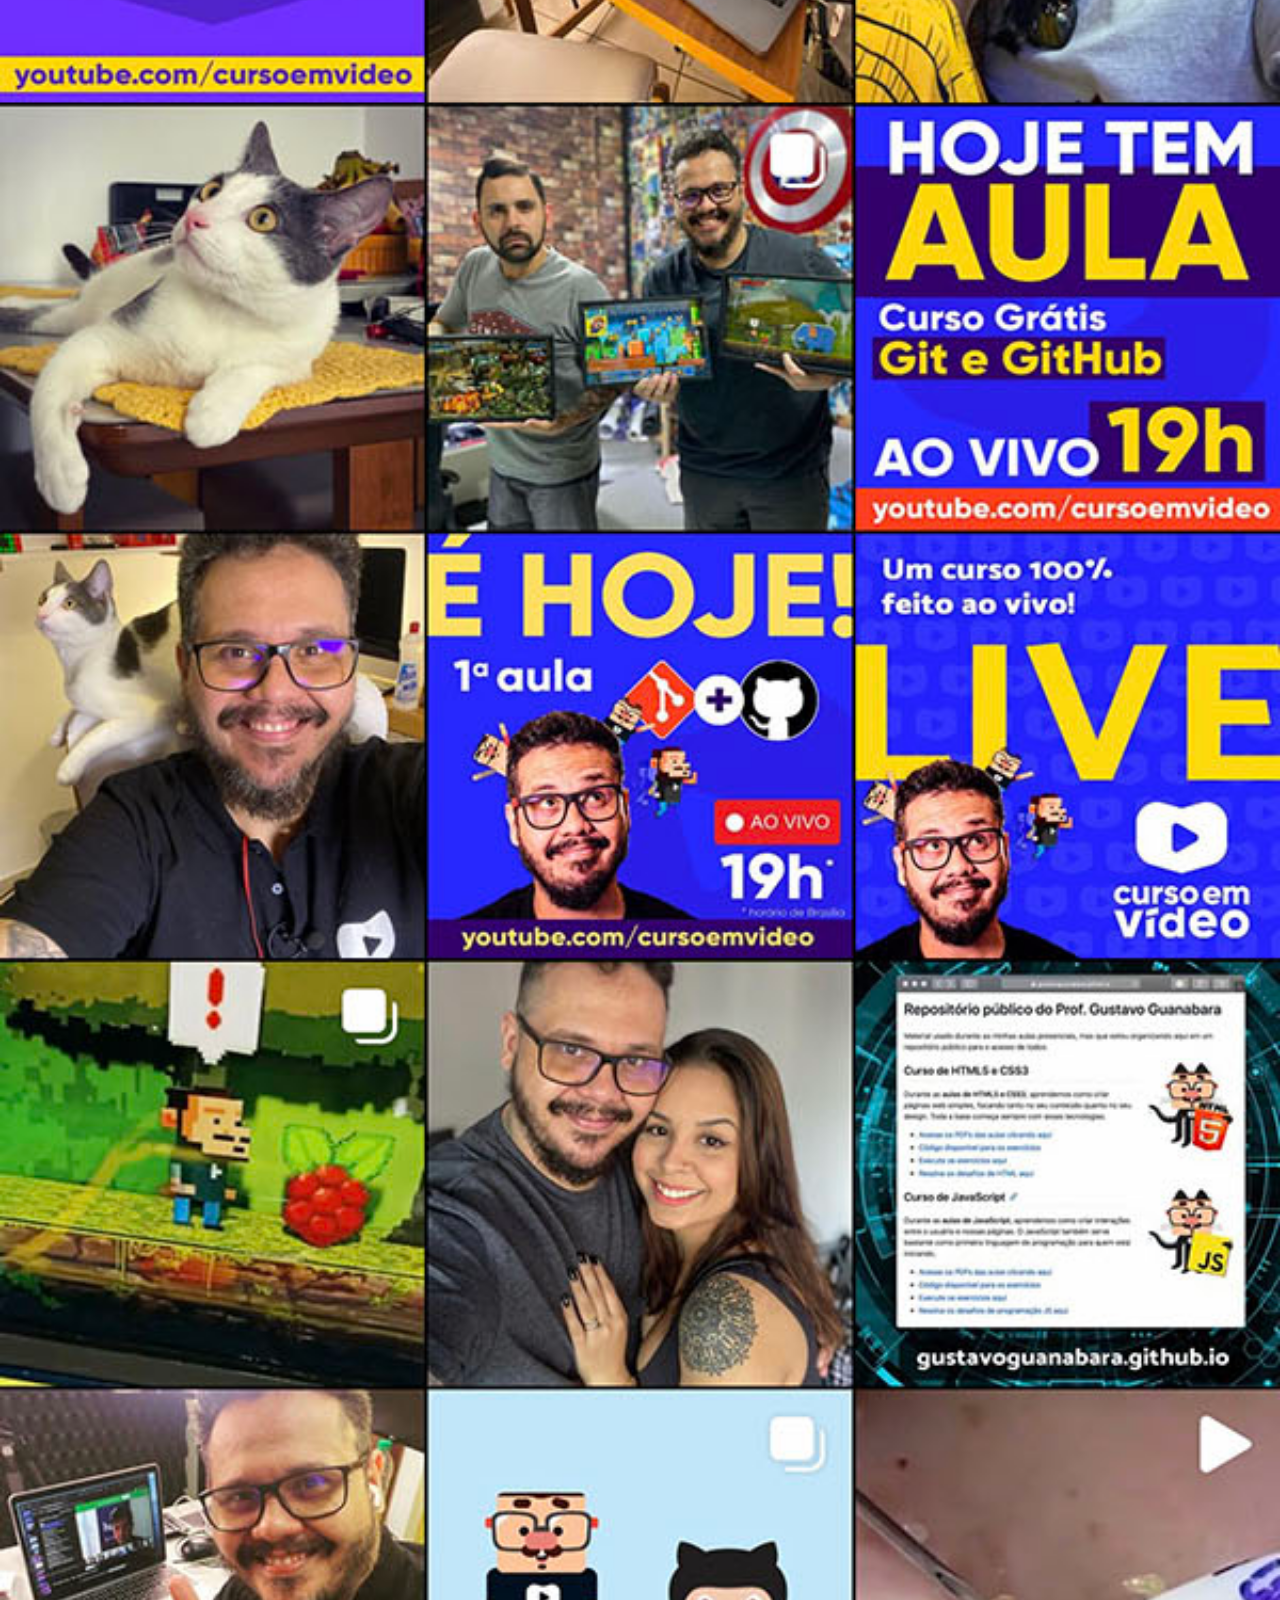
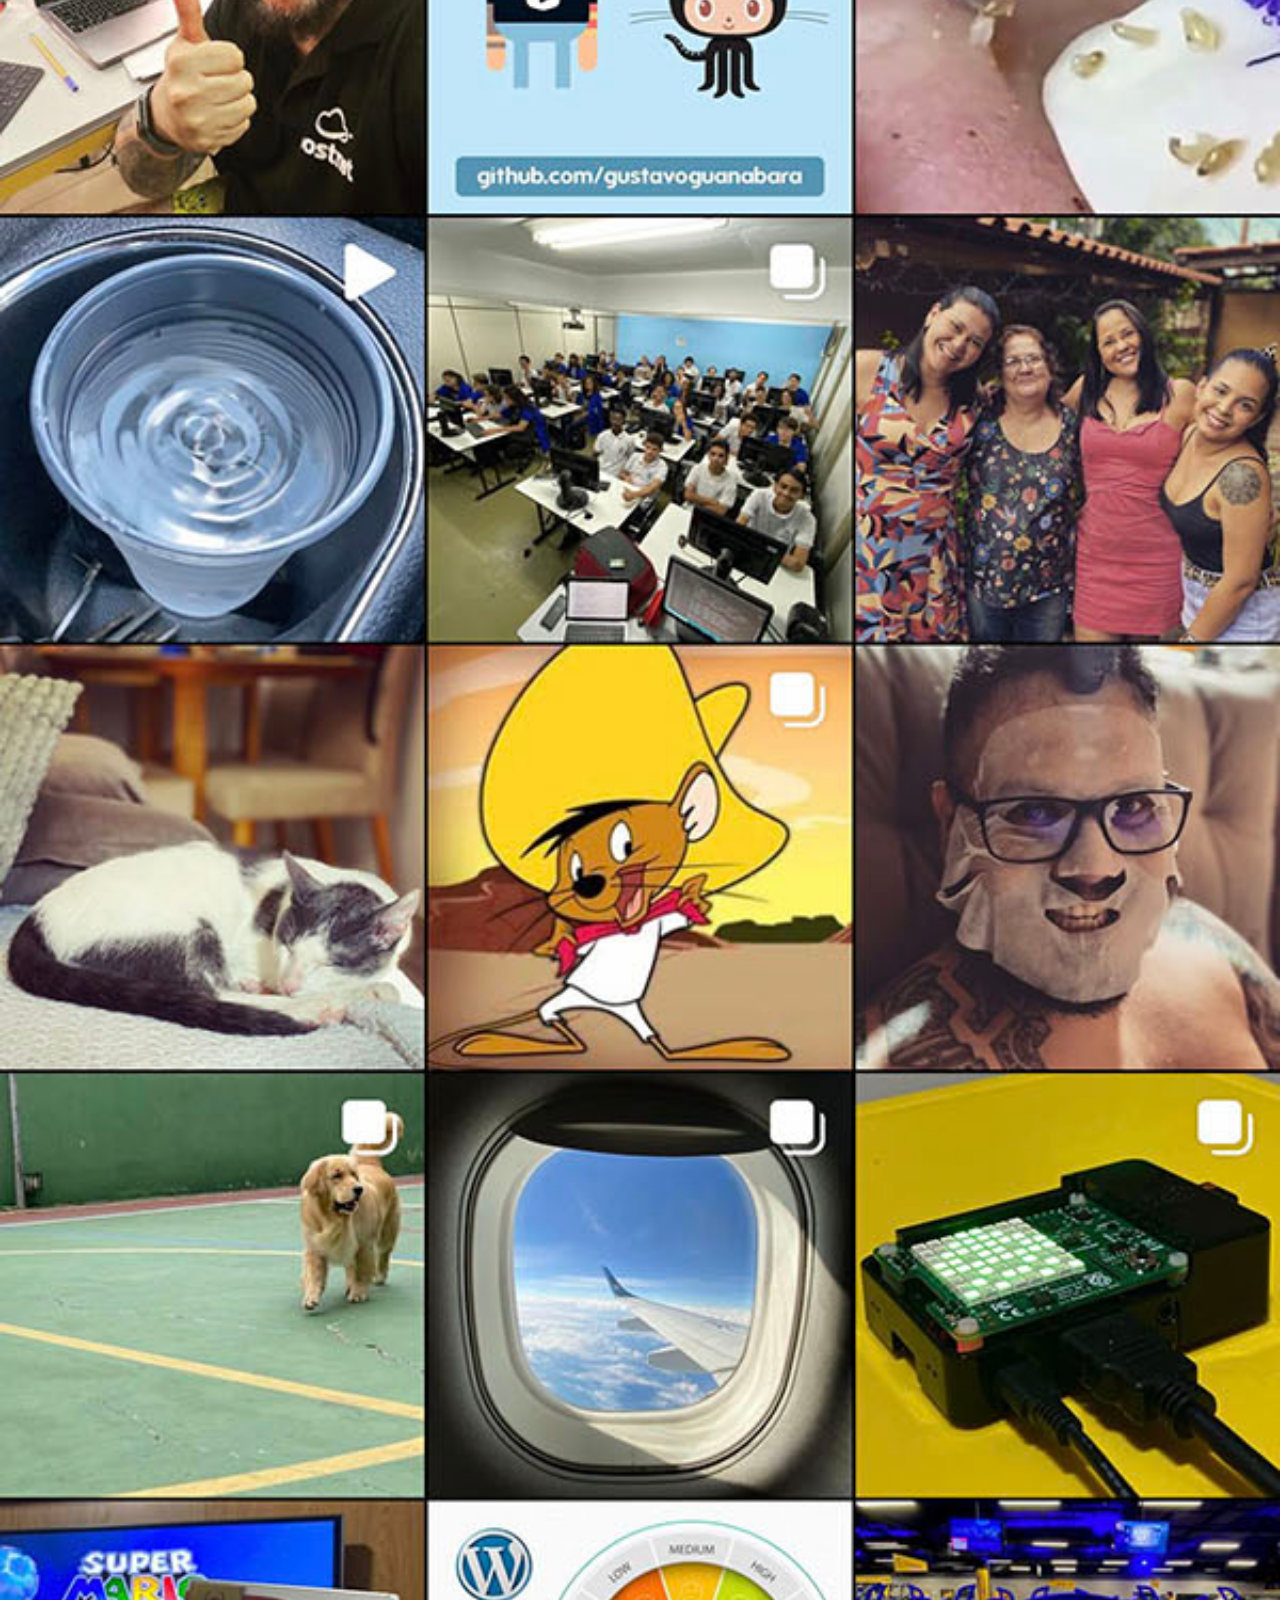
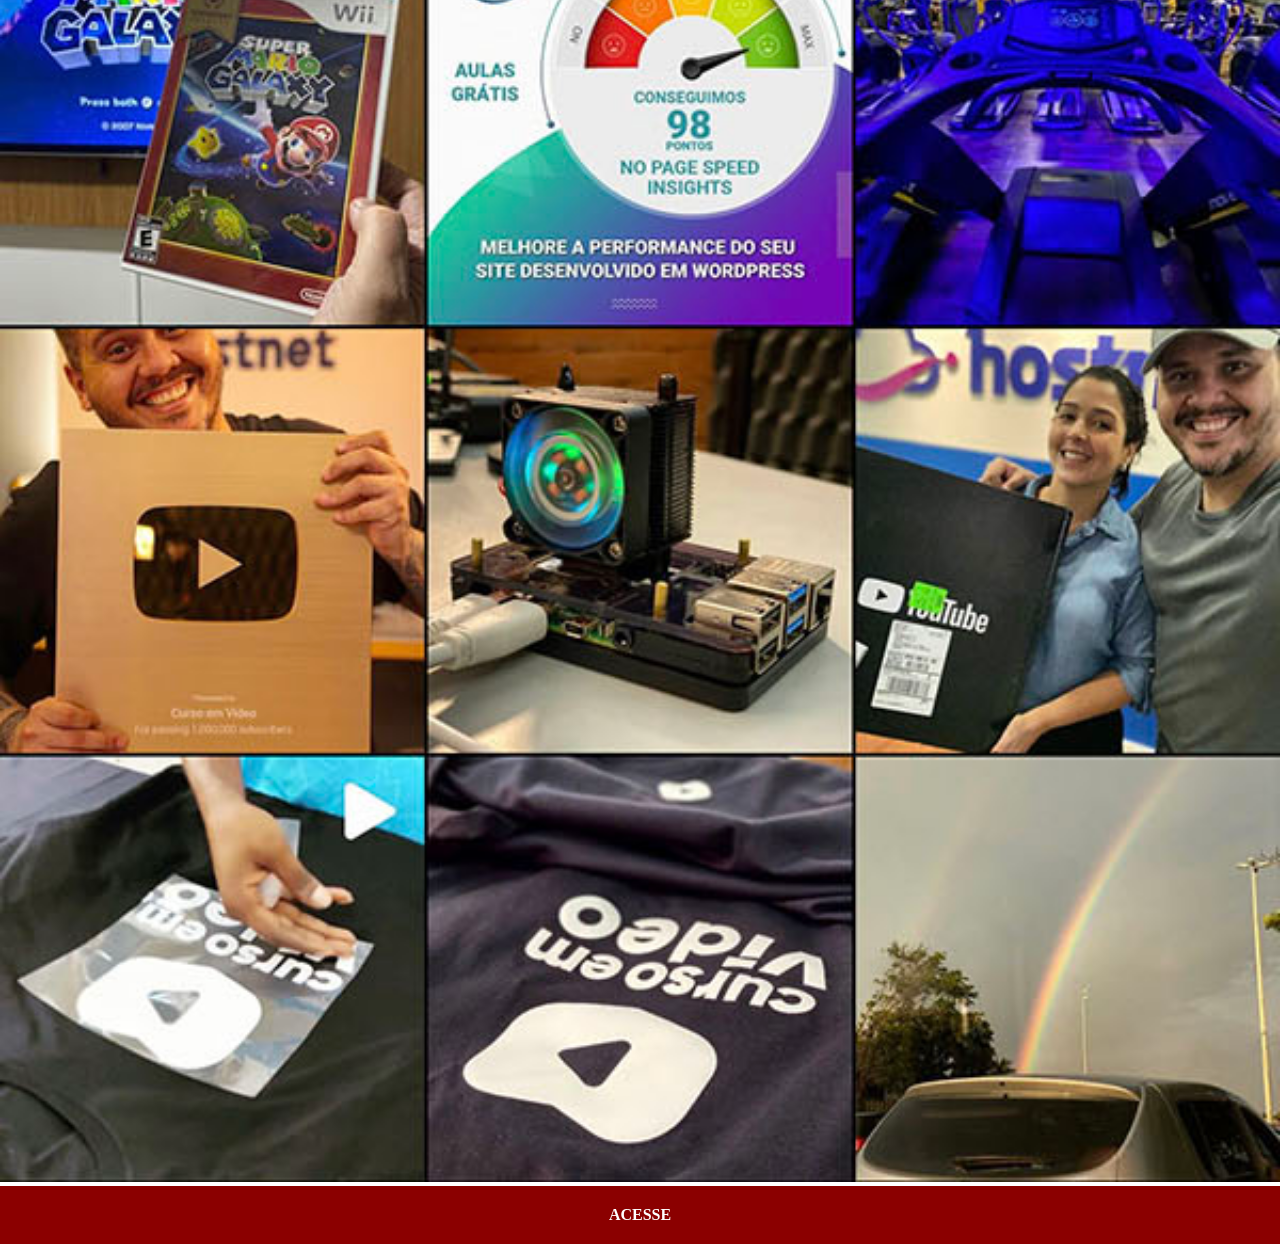
<file: instagram.html>
<!DOCTYPE html>
<html lang="pt-br">
<head>
    <meta charset="UTF-8">
    <meta name="viewport" content="width=device-width, initial-scale=1.0">
    <title>Tela do Instagram</title>
    <link rel="stylesheet" href="estilos/sites.css">
</head>
<body>
    <img src="imagens/tela-instagram.jpg" alt="Perfil do Instagram">
    <a href="https://instagram.com/gustavoguanabara" target="_blank">ACESSE</a>
</body>
</html>
</file>
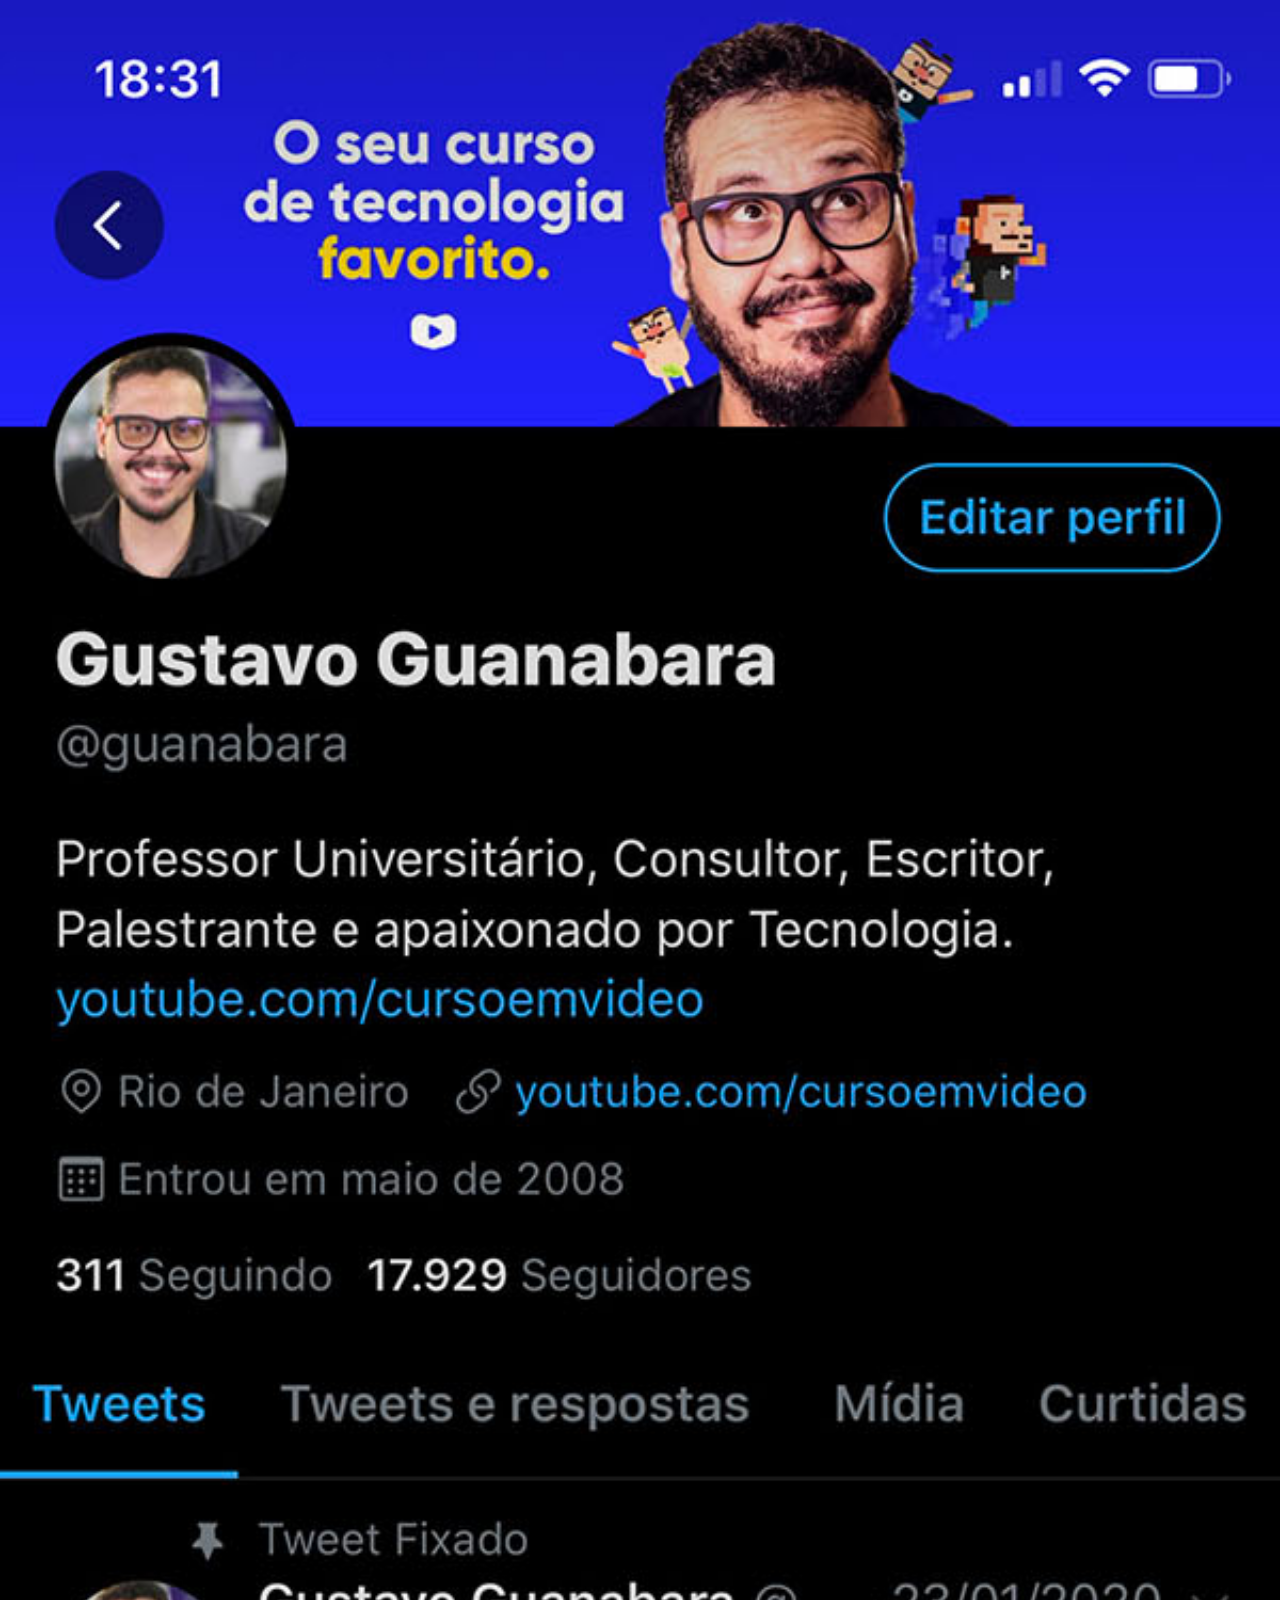
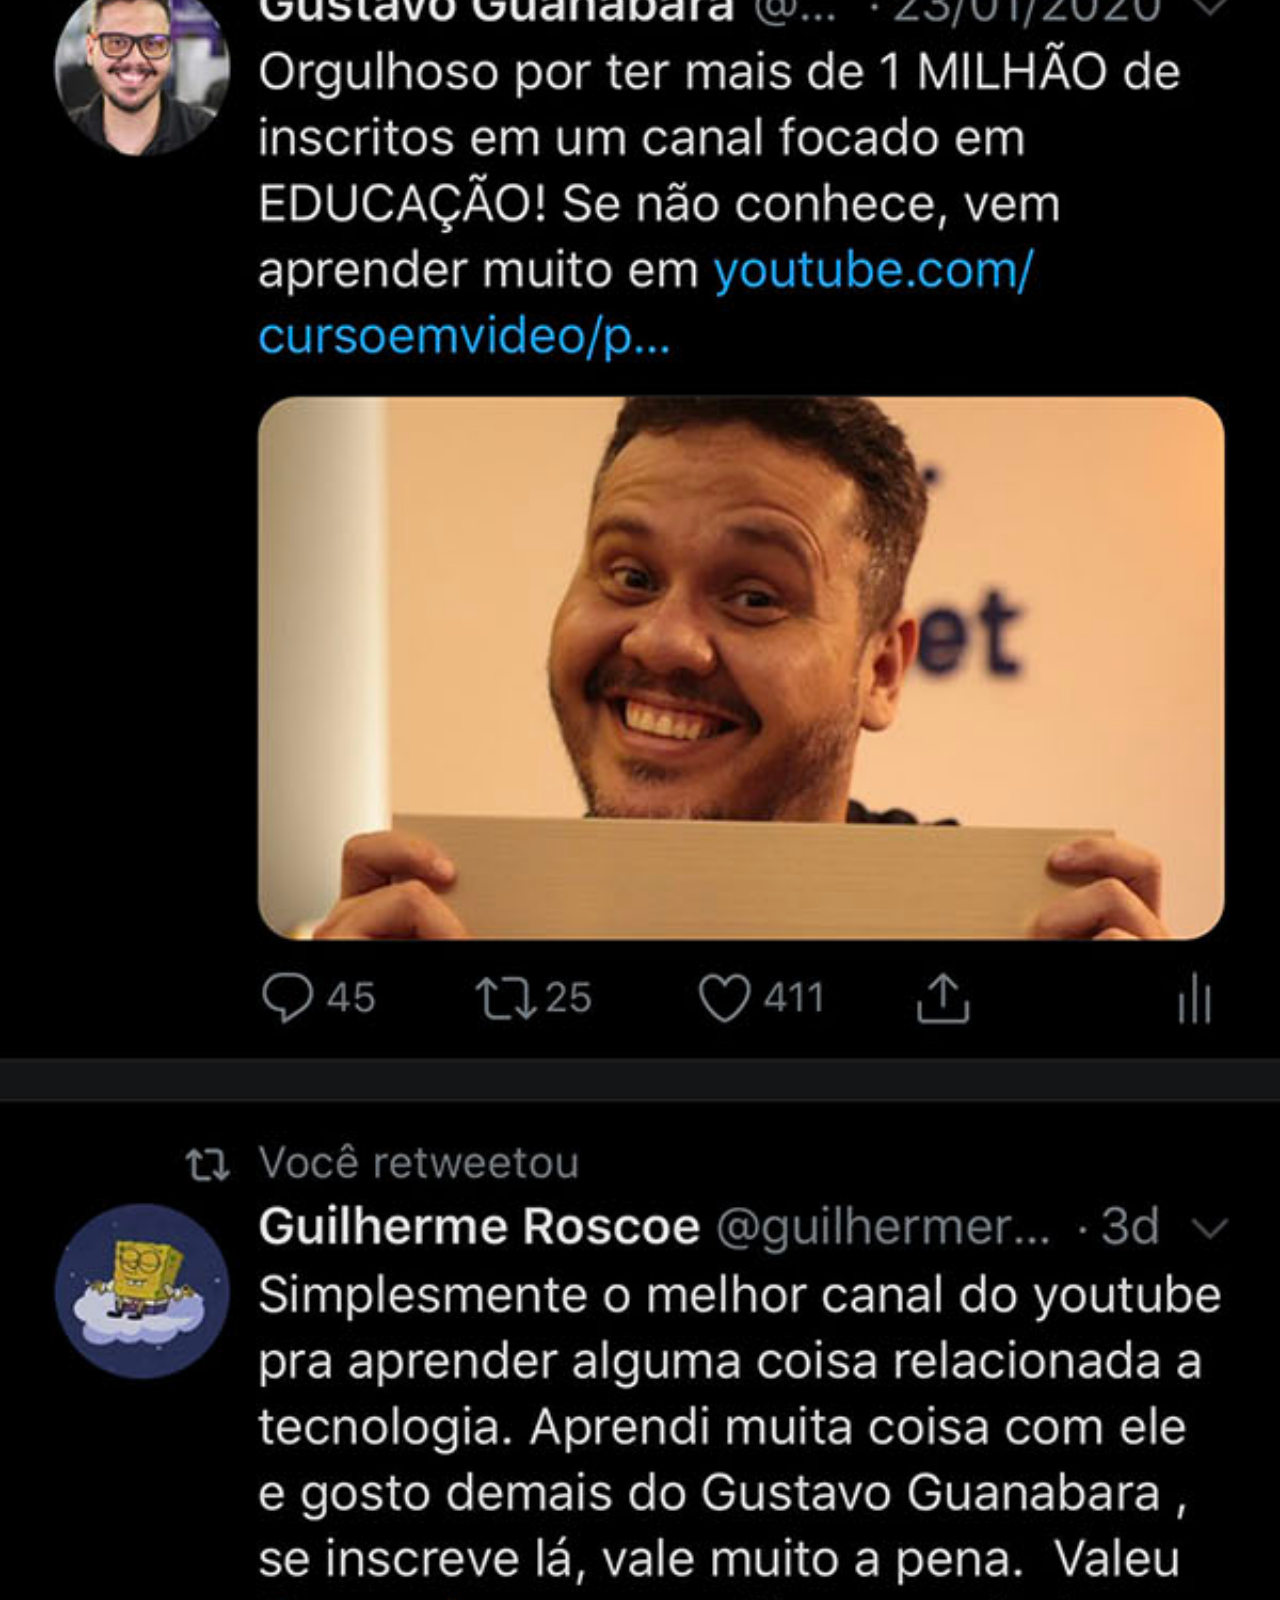
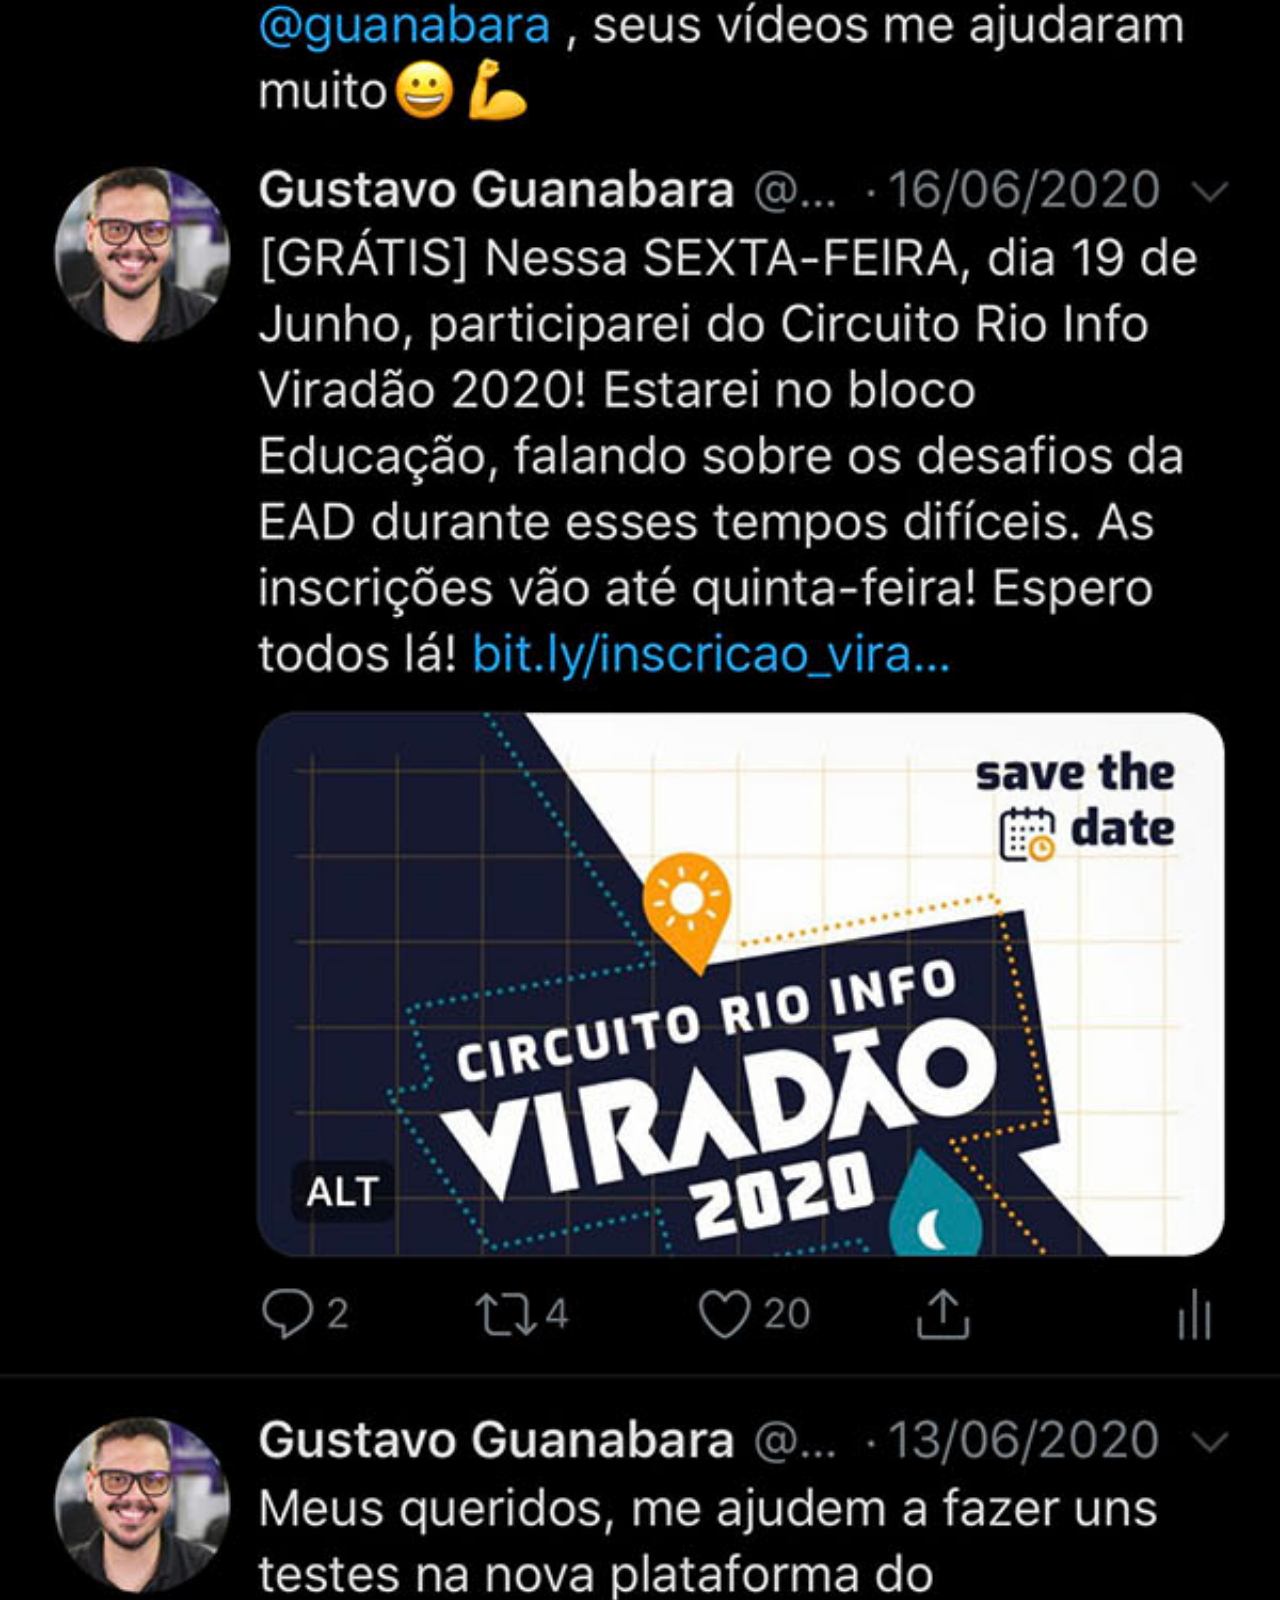
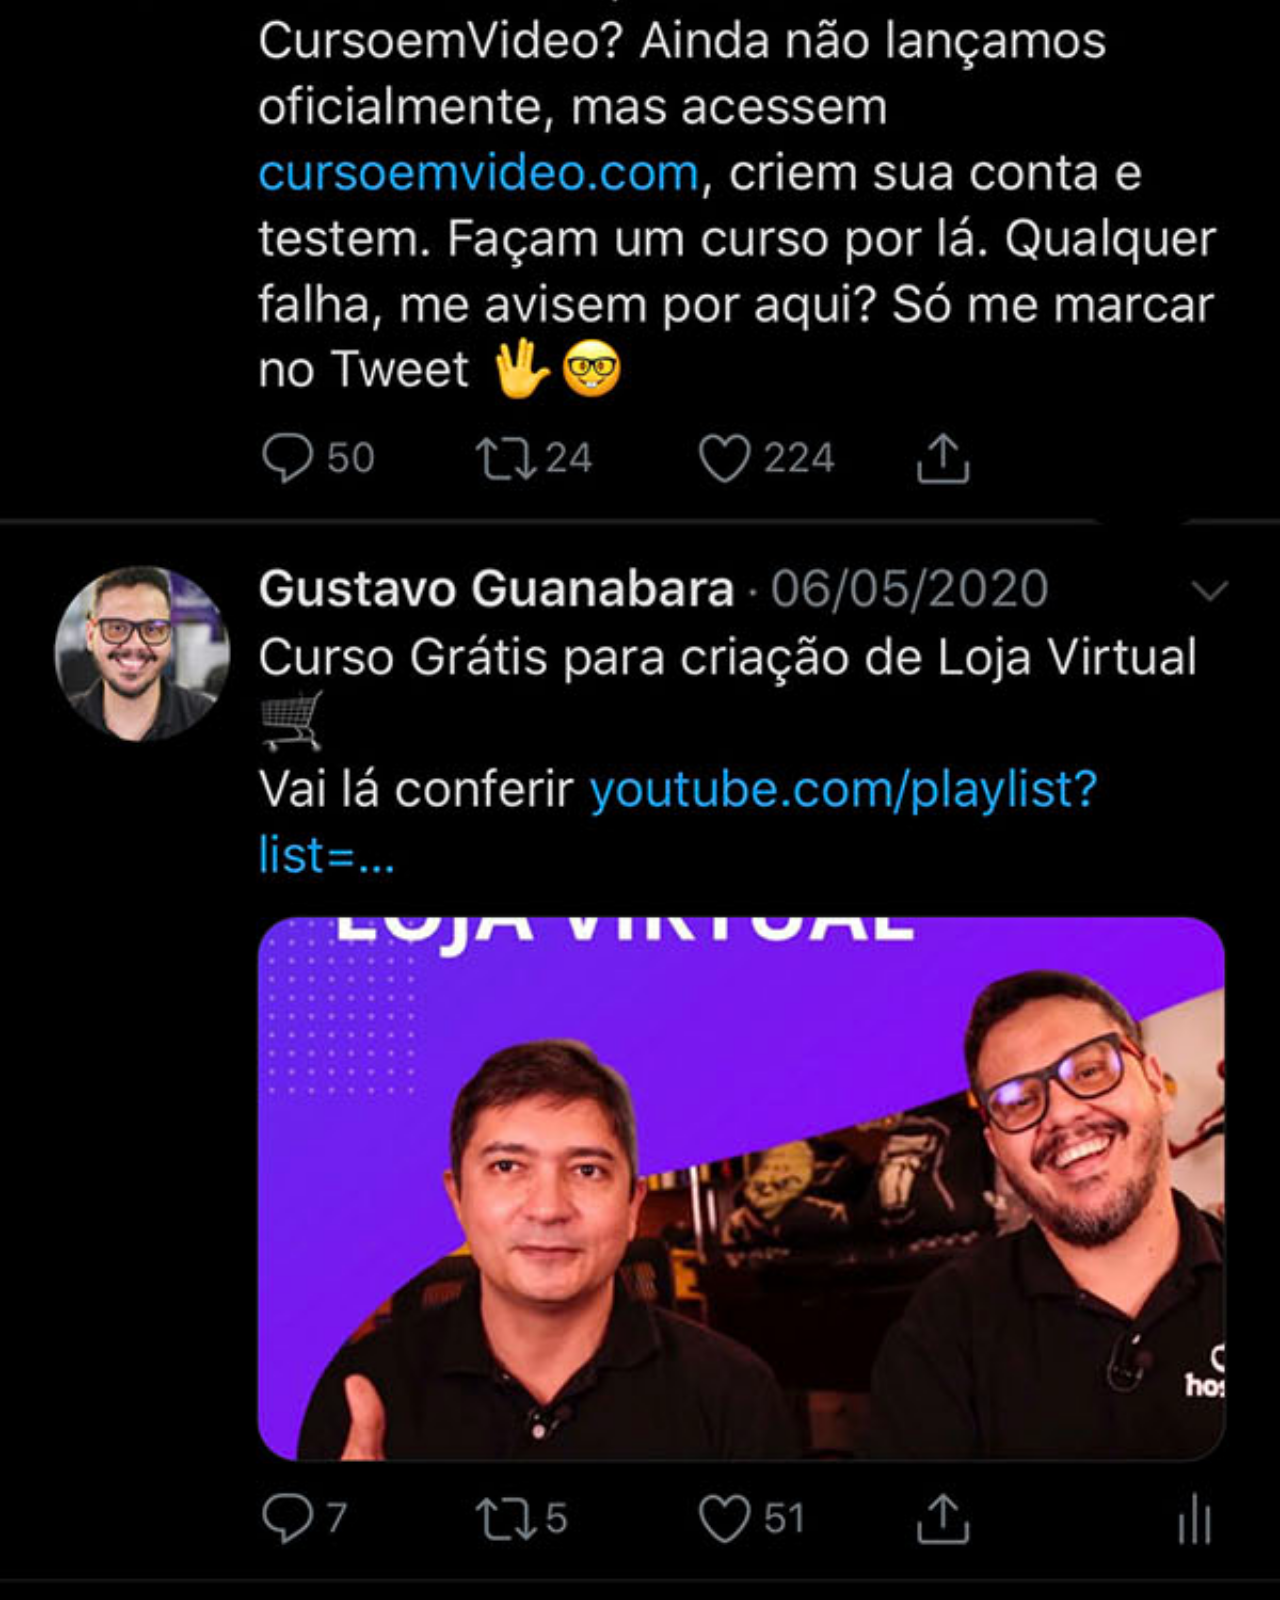
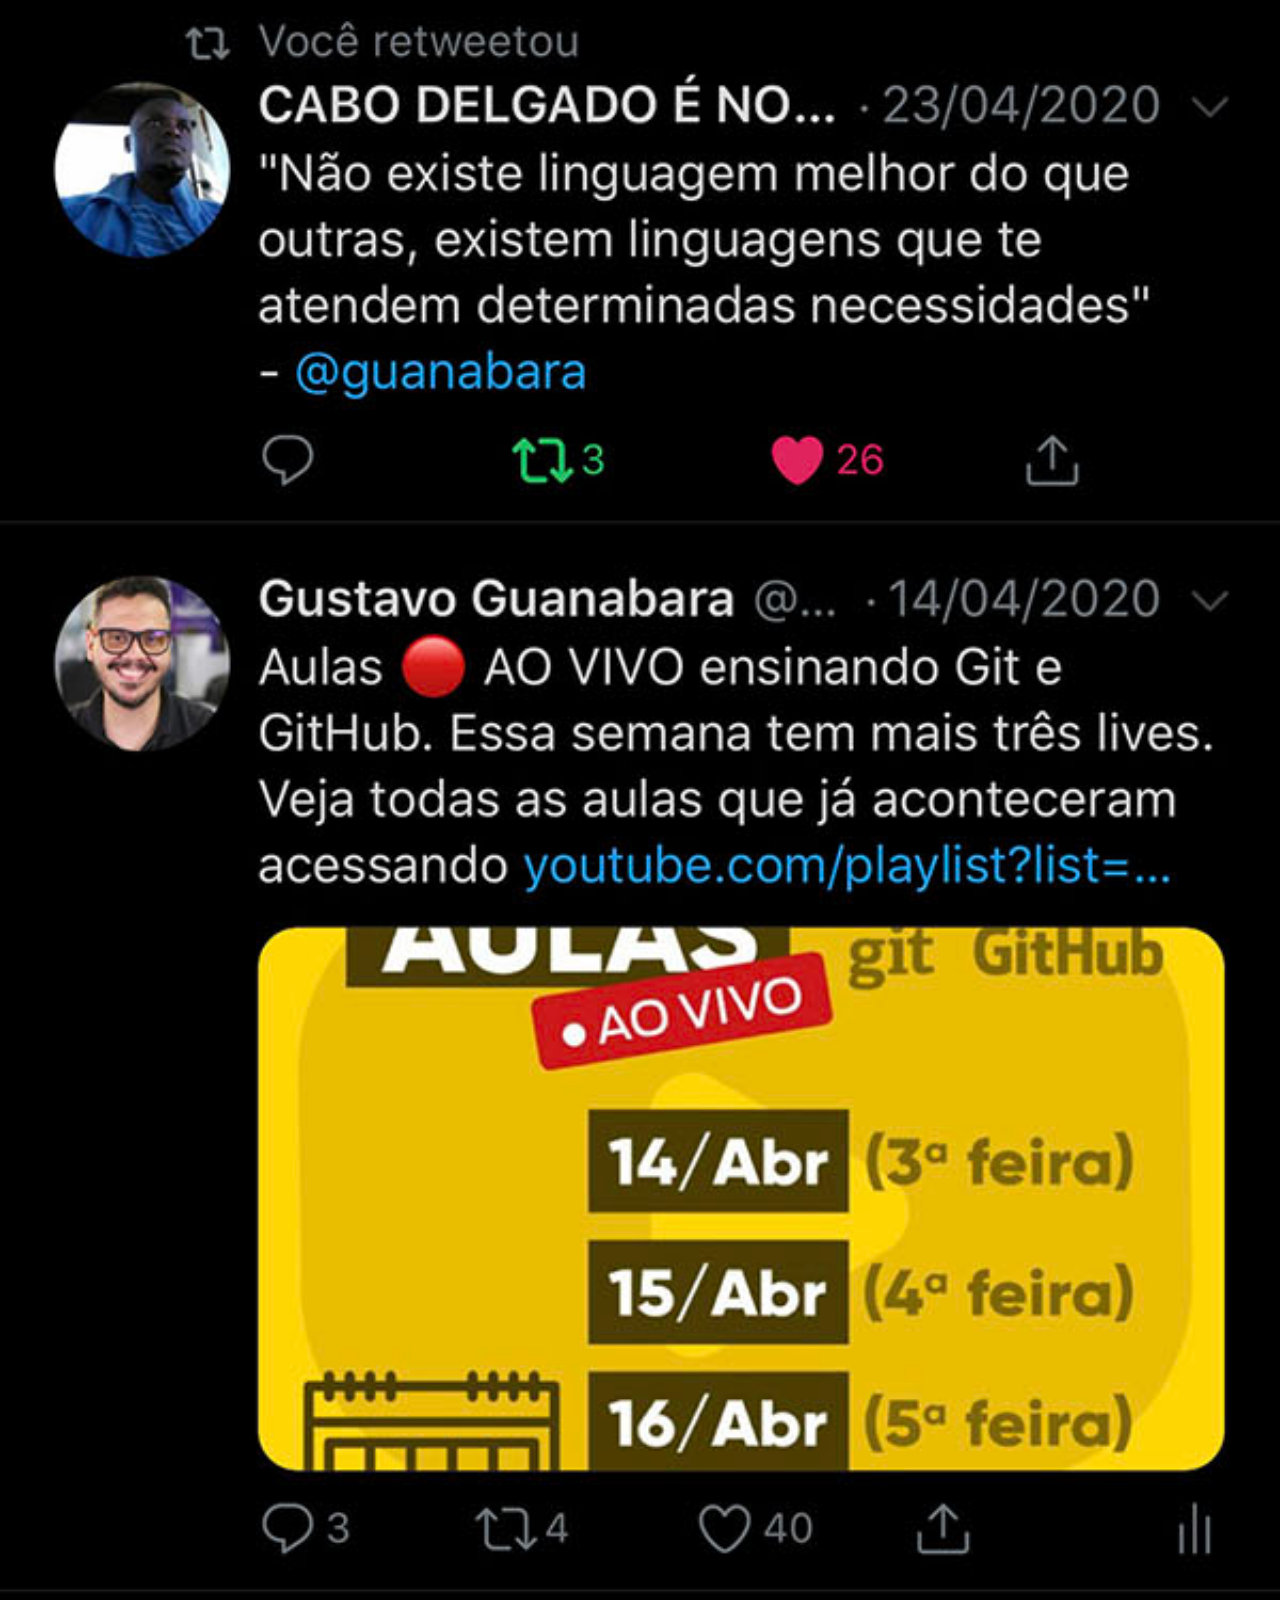
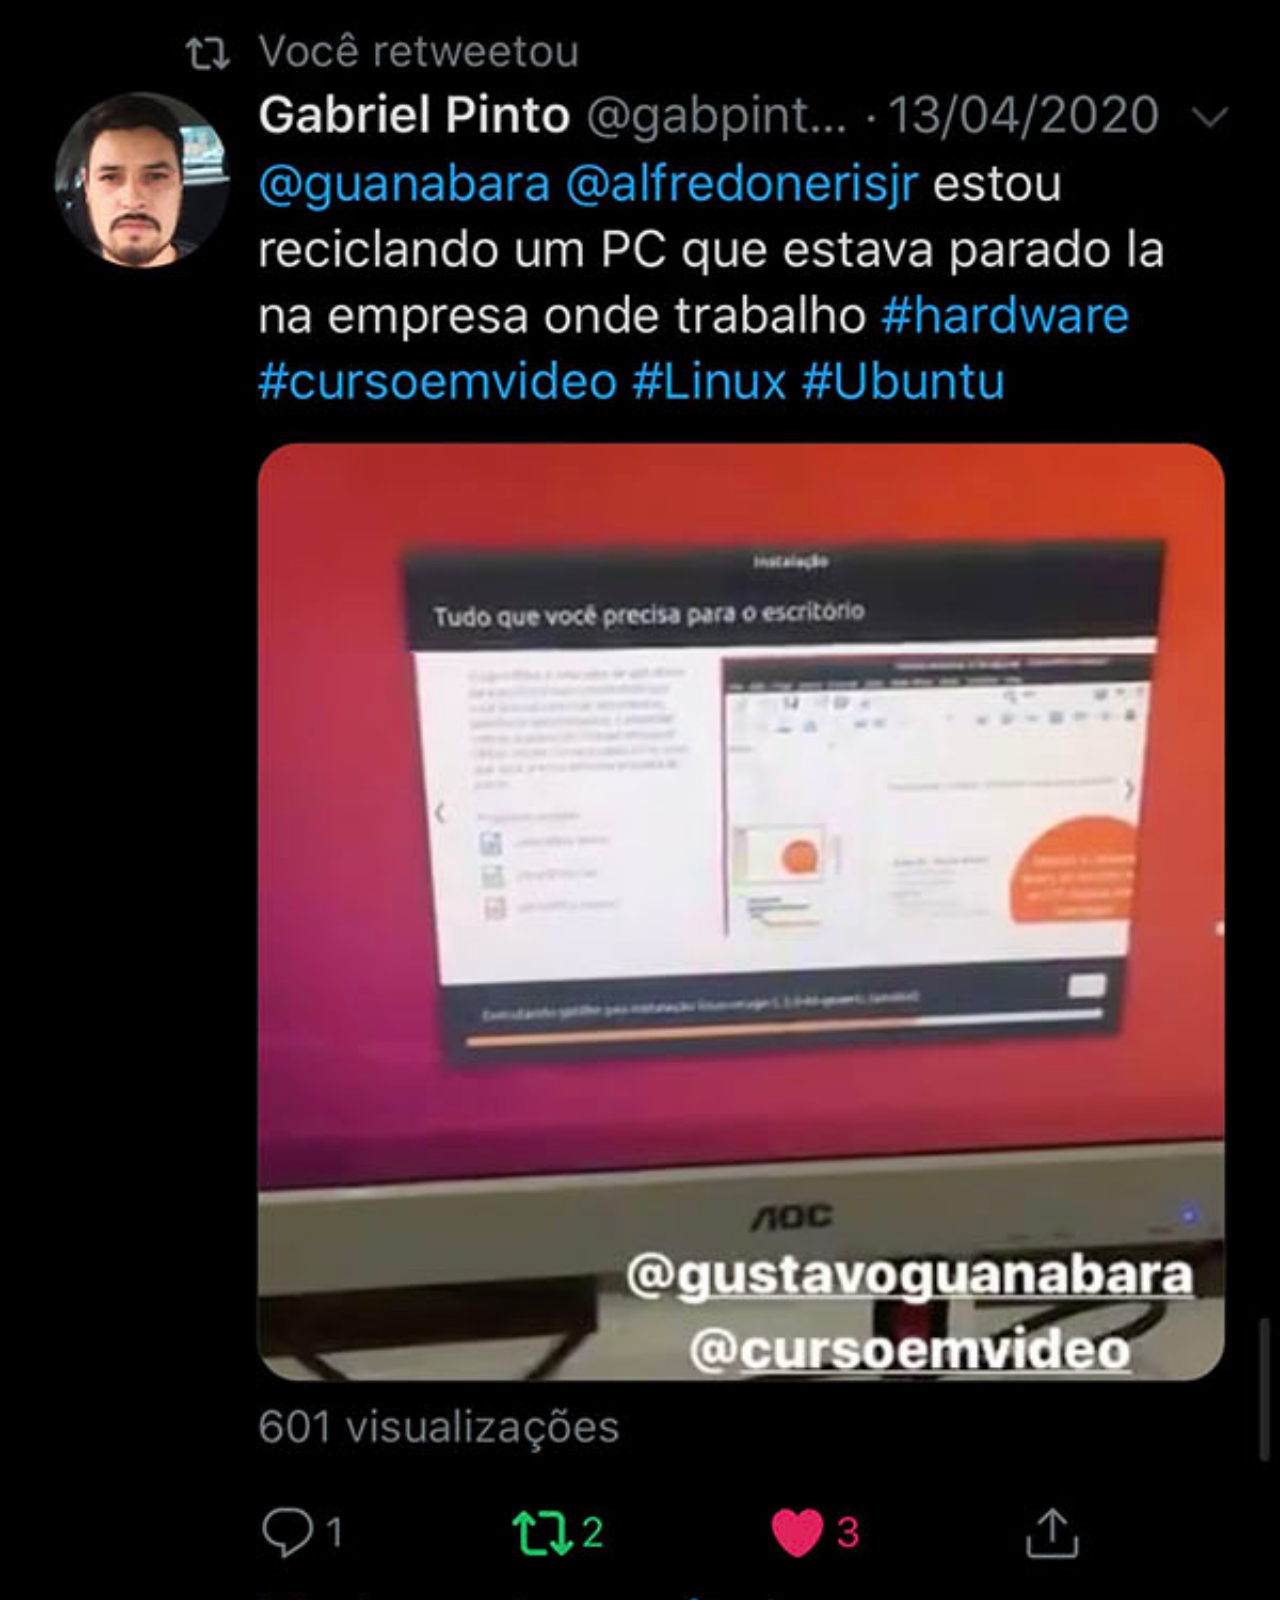
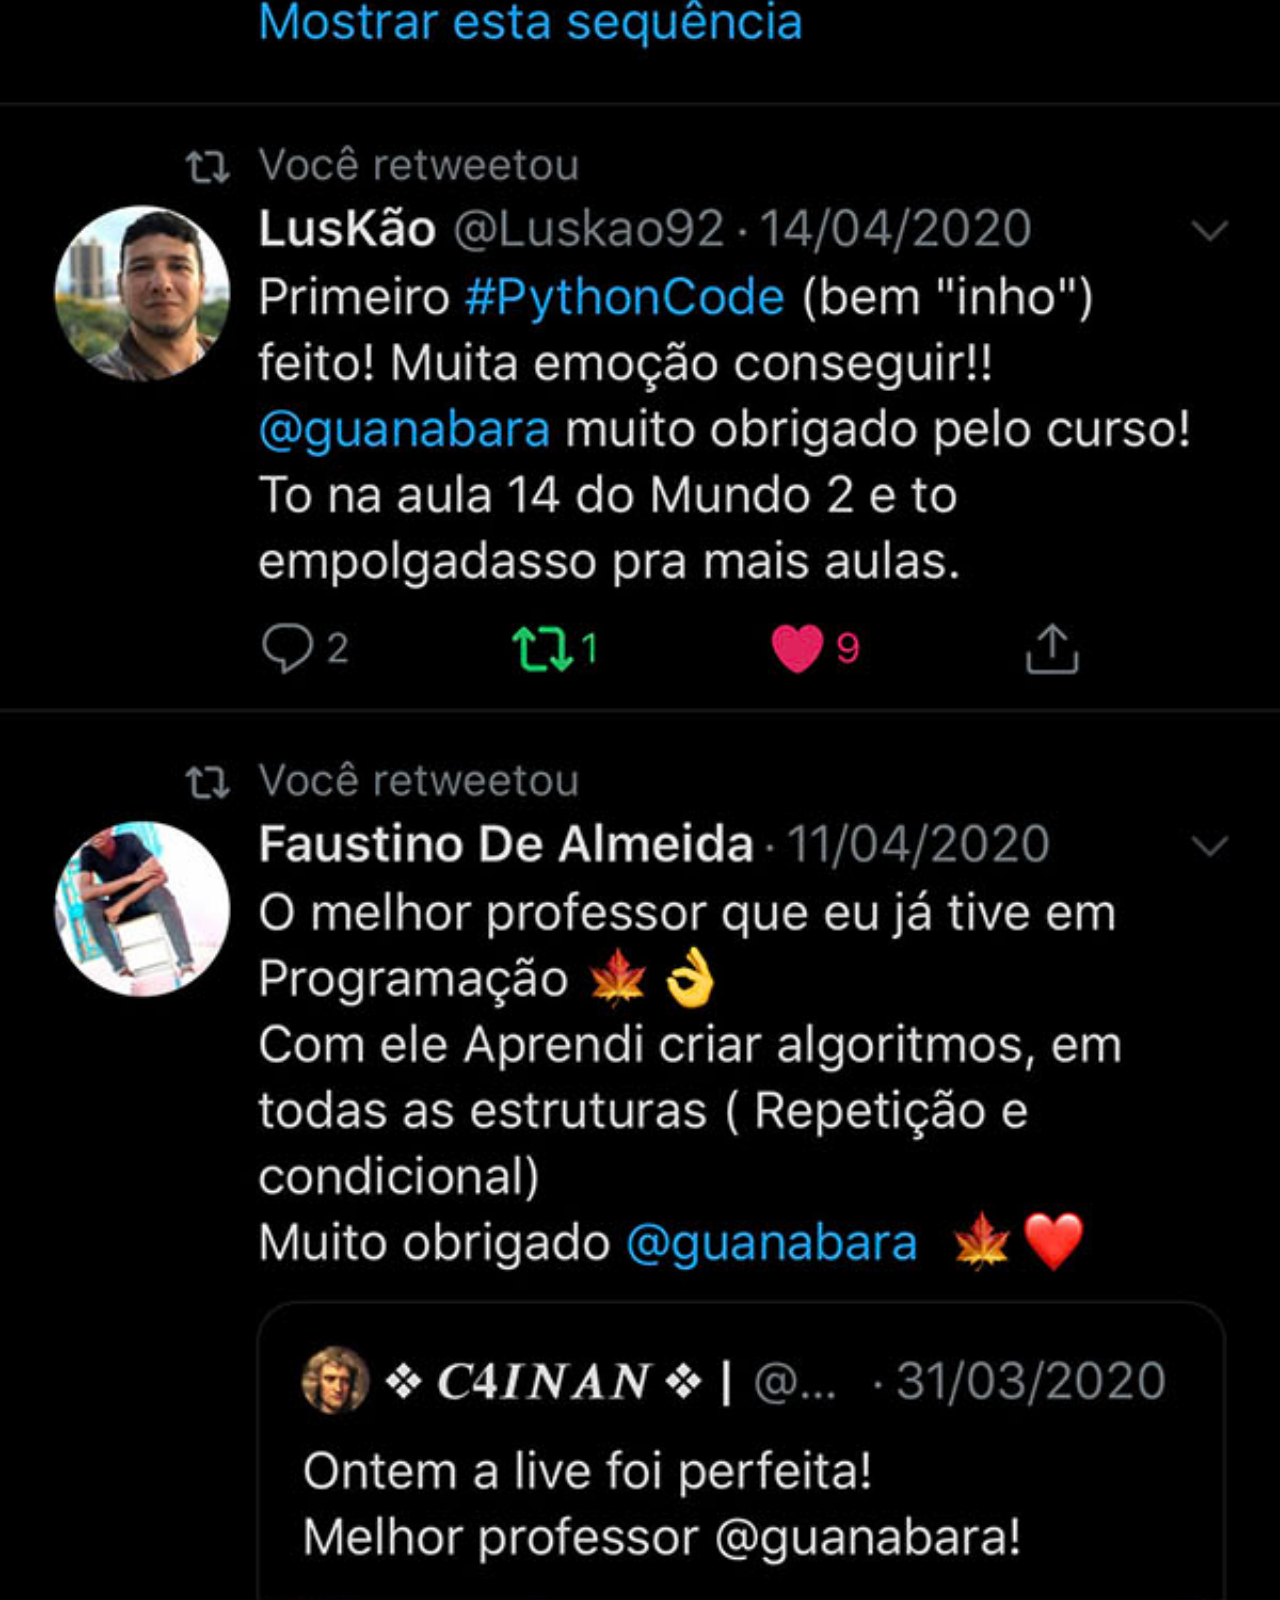
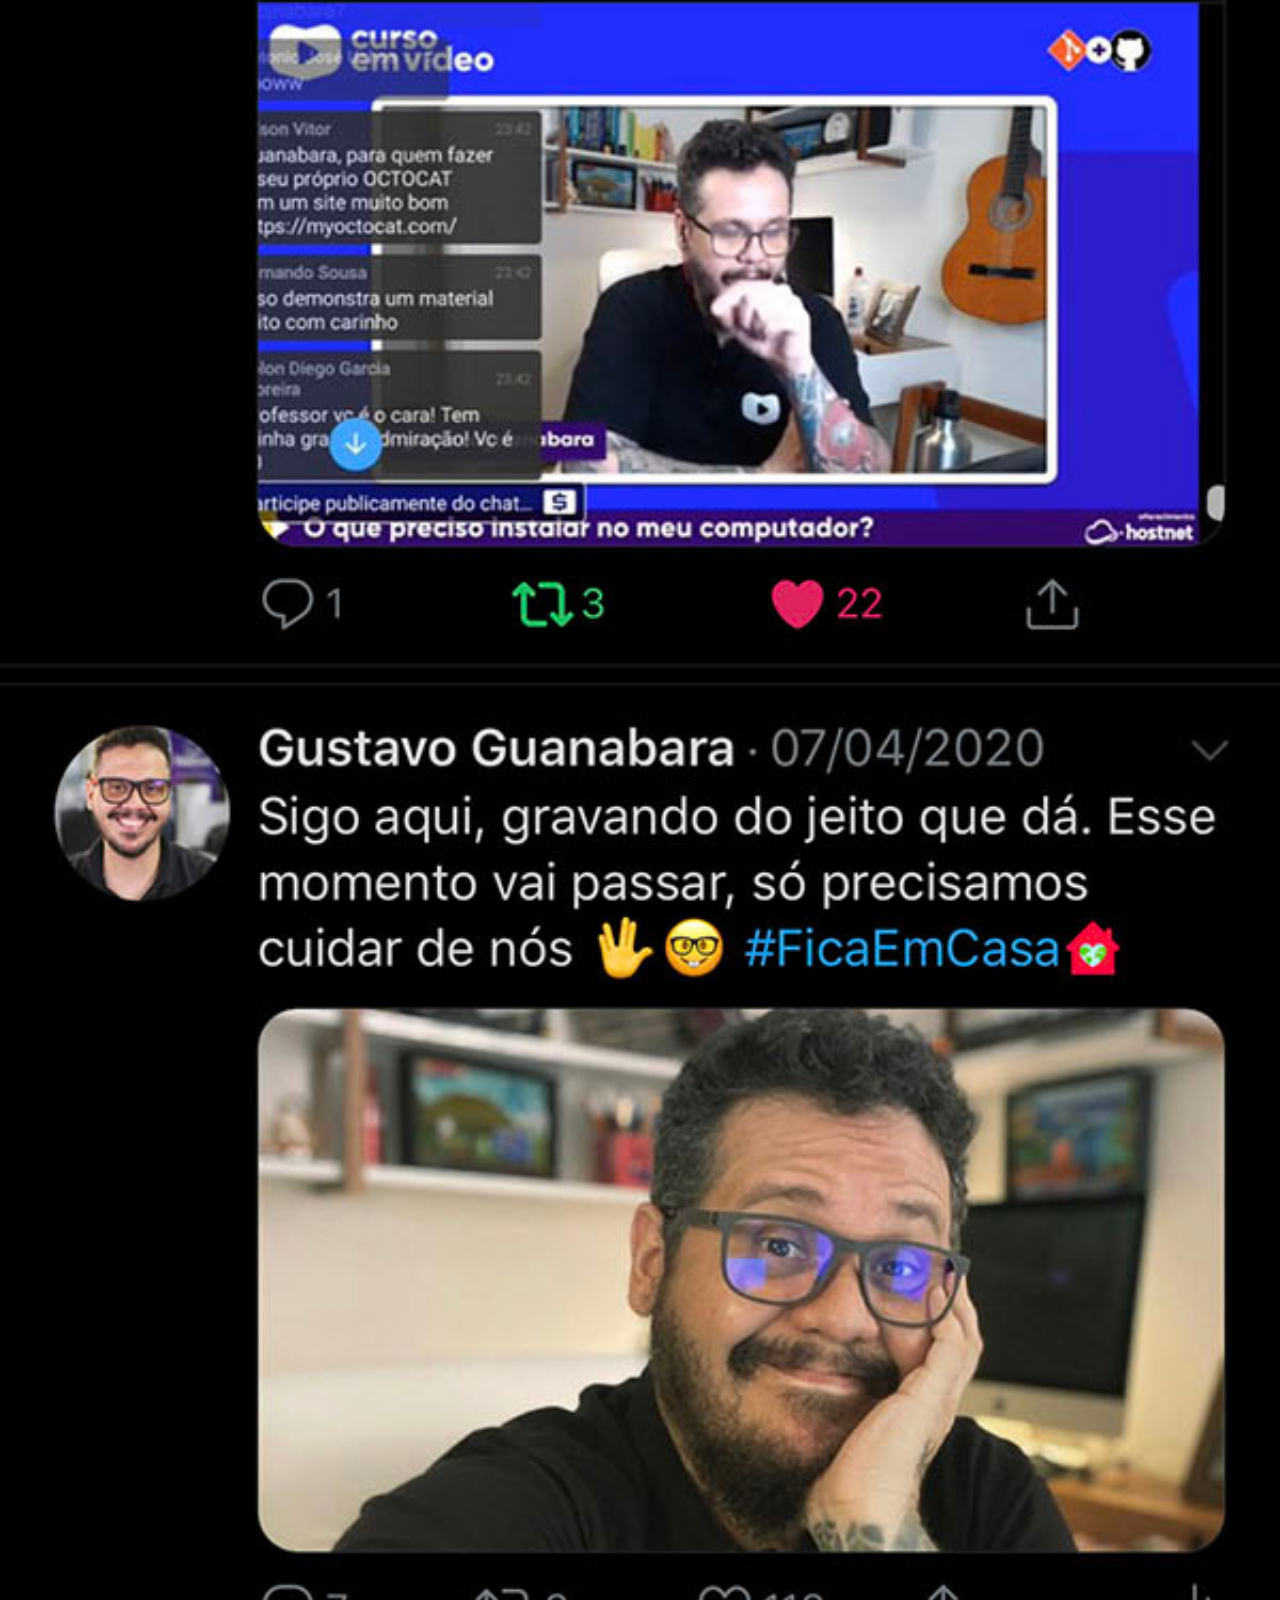
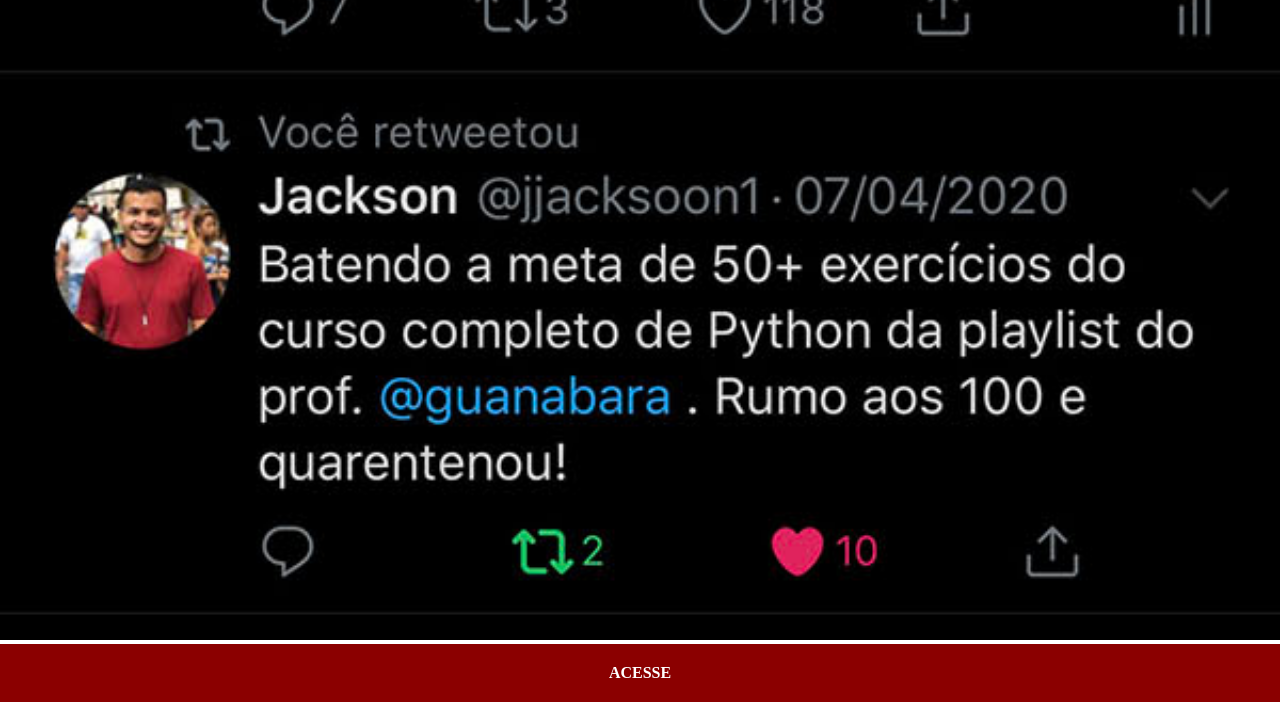
<file: twitter.html>
<!DOCTYPE html>
<html lang="pt-br">
<head>
    <meta charset="UTF-8">
    <meta name="viewport" content="width=device-width, initial-scale=1.0">
    <title>Tela do Twitter</title>
    <link rel="stylesheet" href="estilos/sites.css">
</head>
<body>
    <img src="imagens/tela-twitter.jpg" alt="Perfil do Twitter">
    <a href="https://twitter.com/guanabara" target="_blank">ACESSE</a>
</body>
</html>
</file>
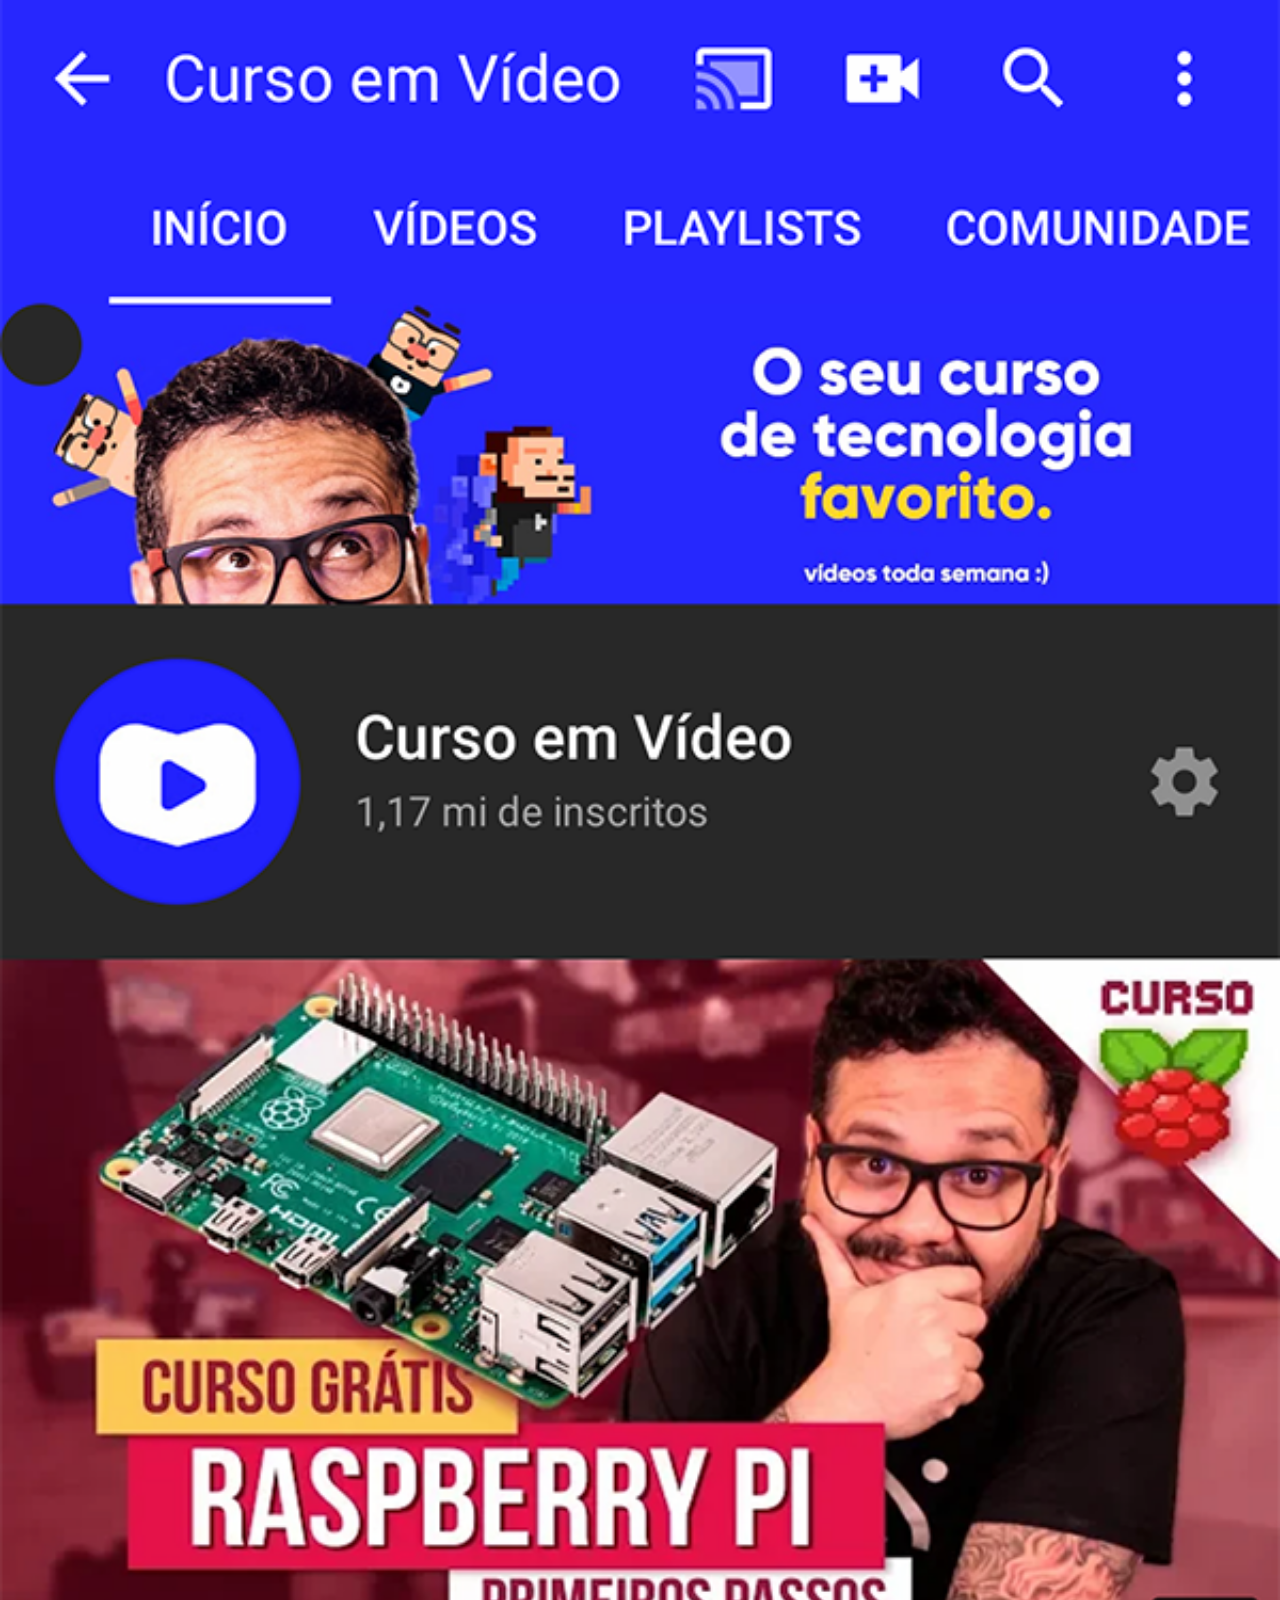
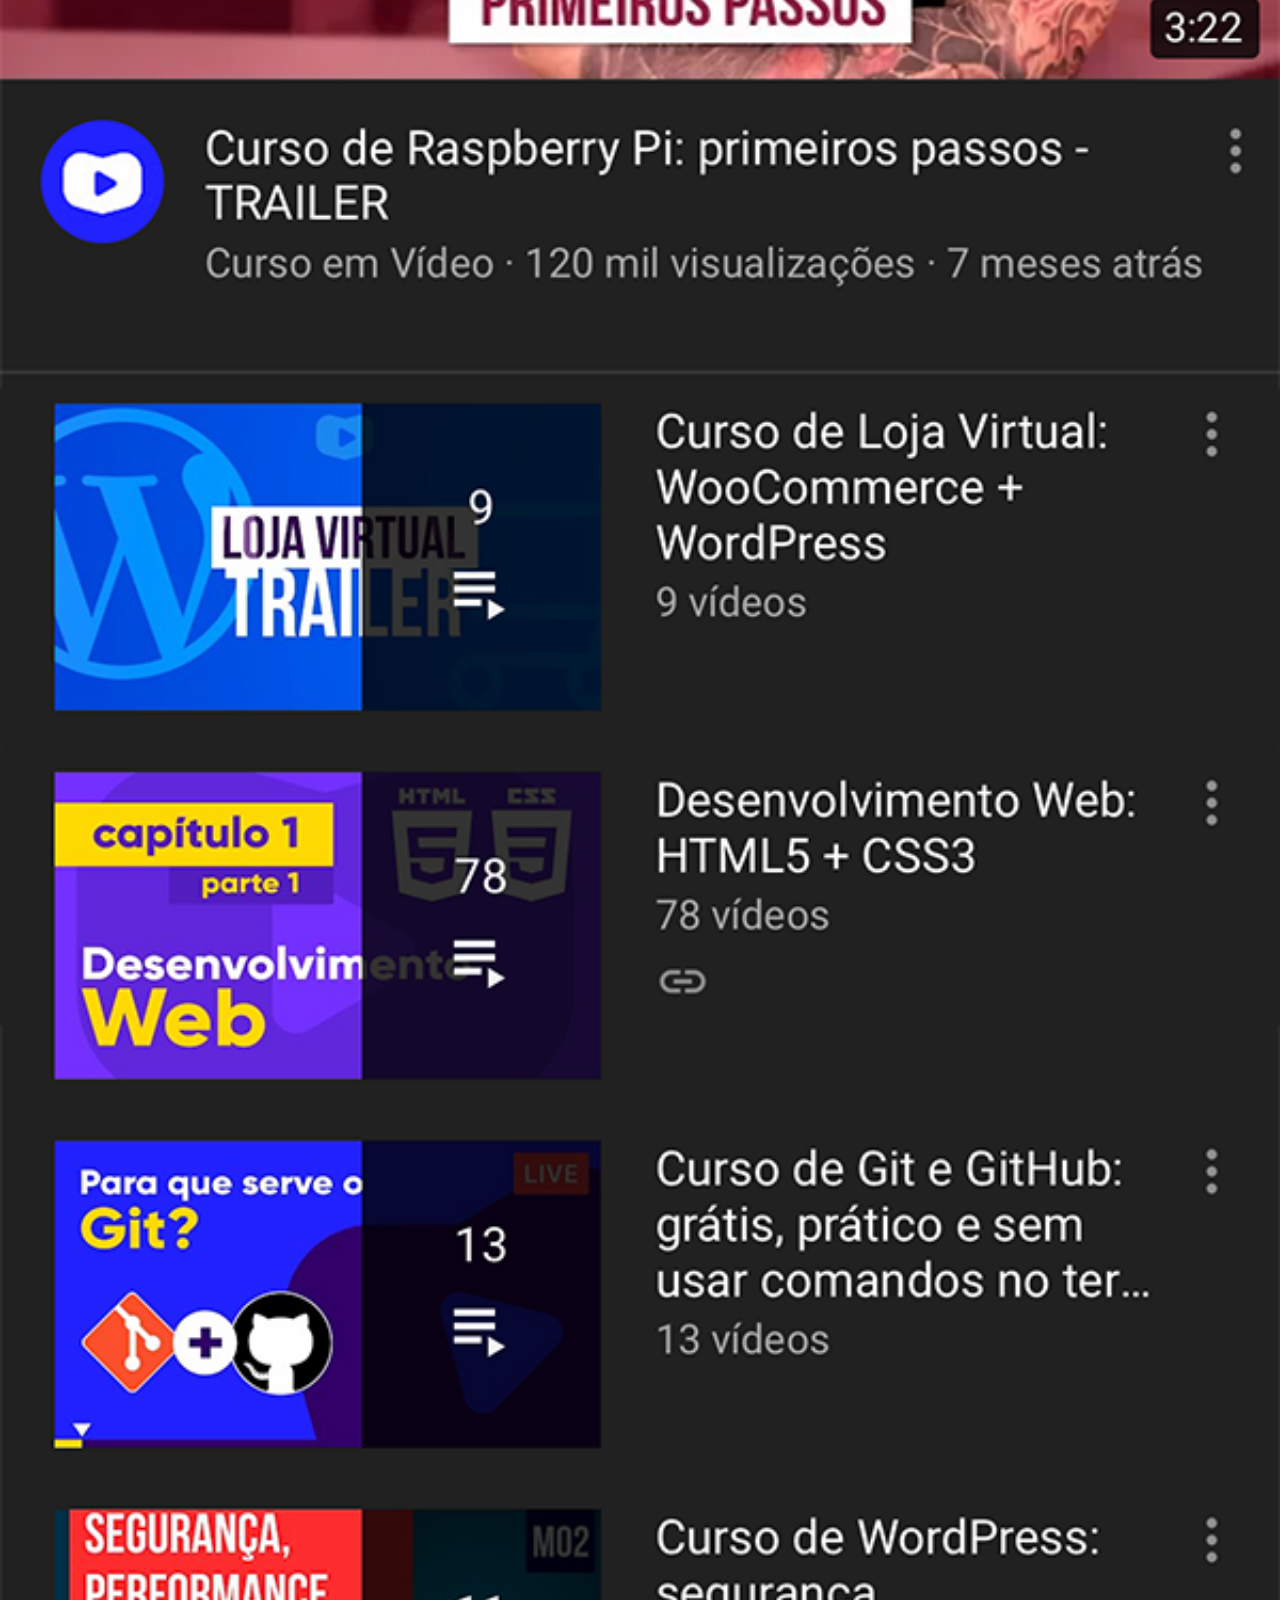
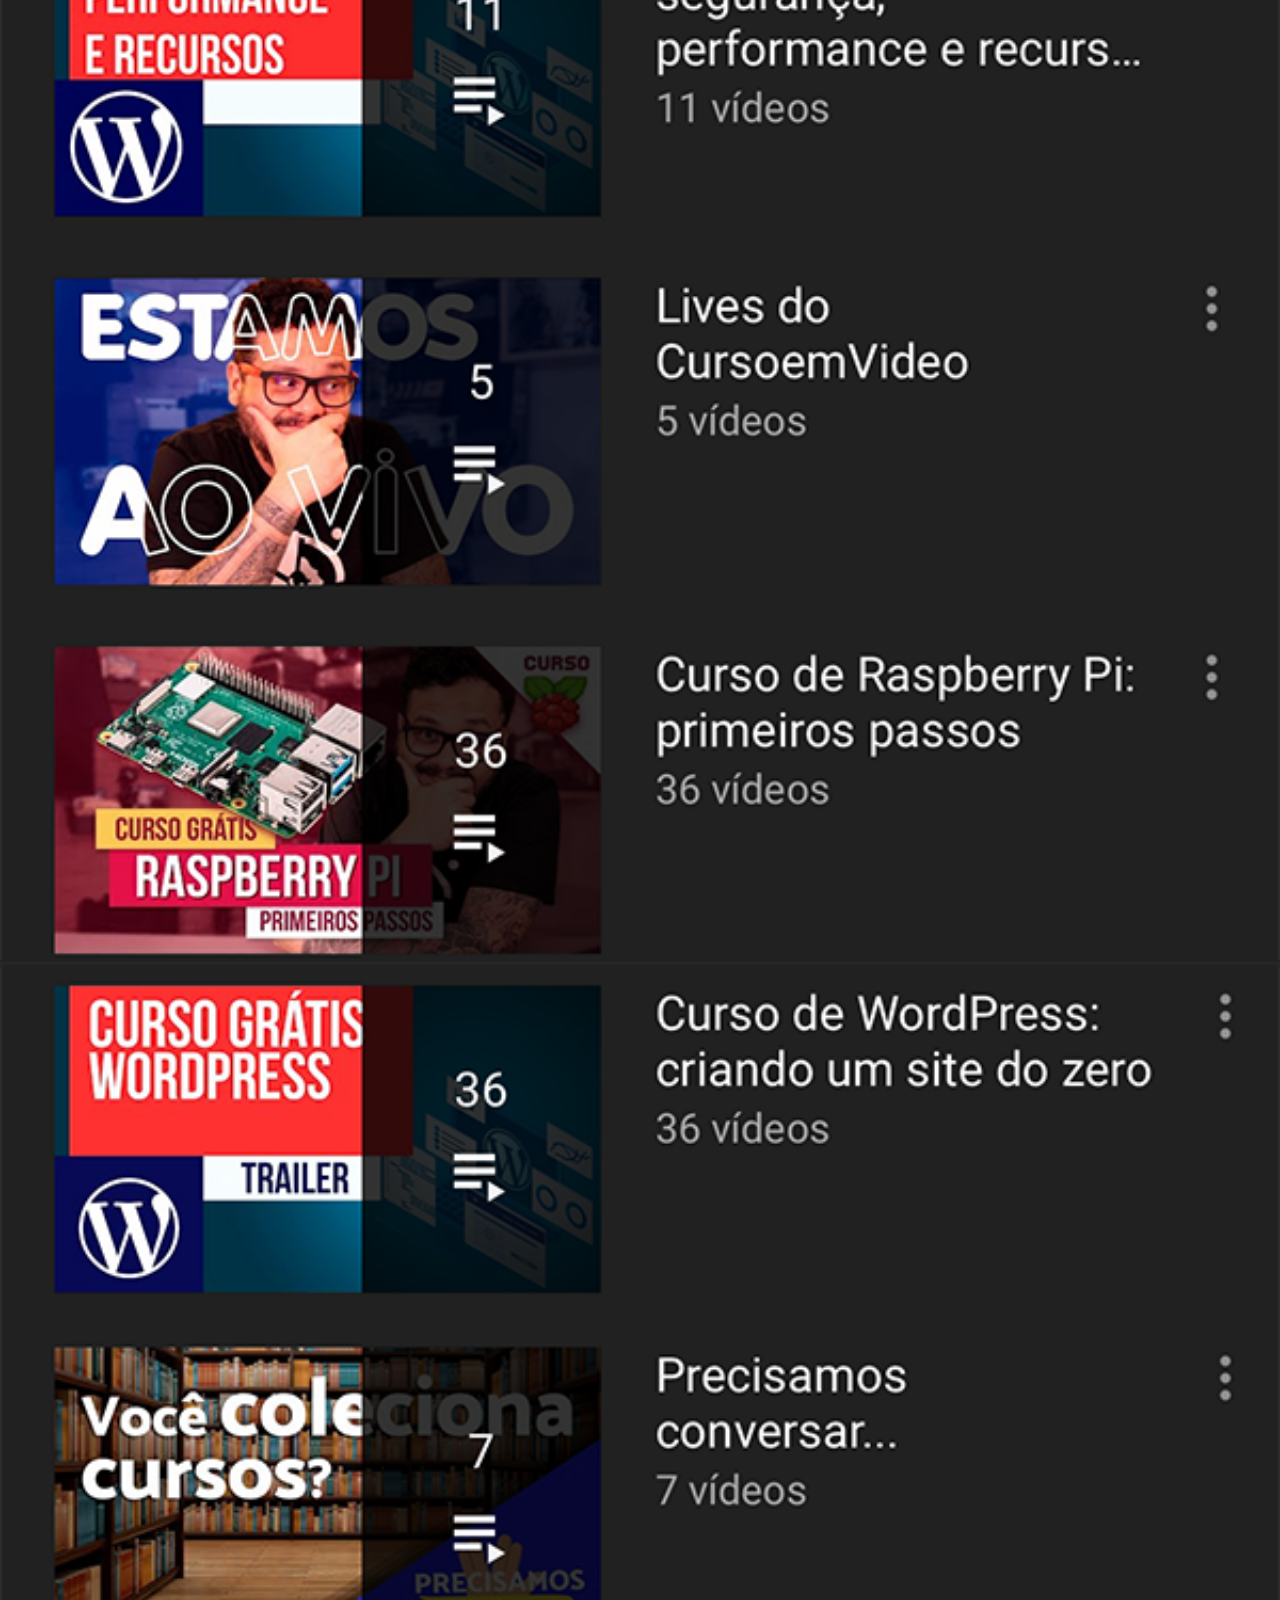
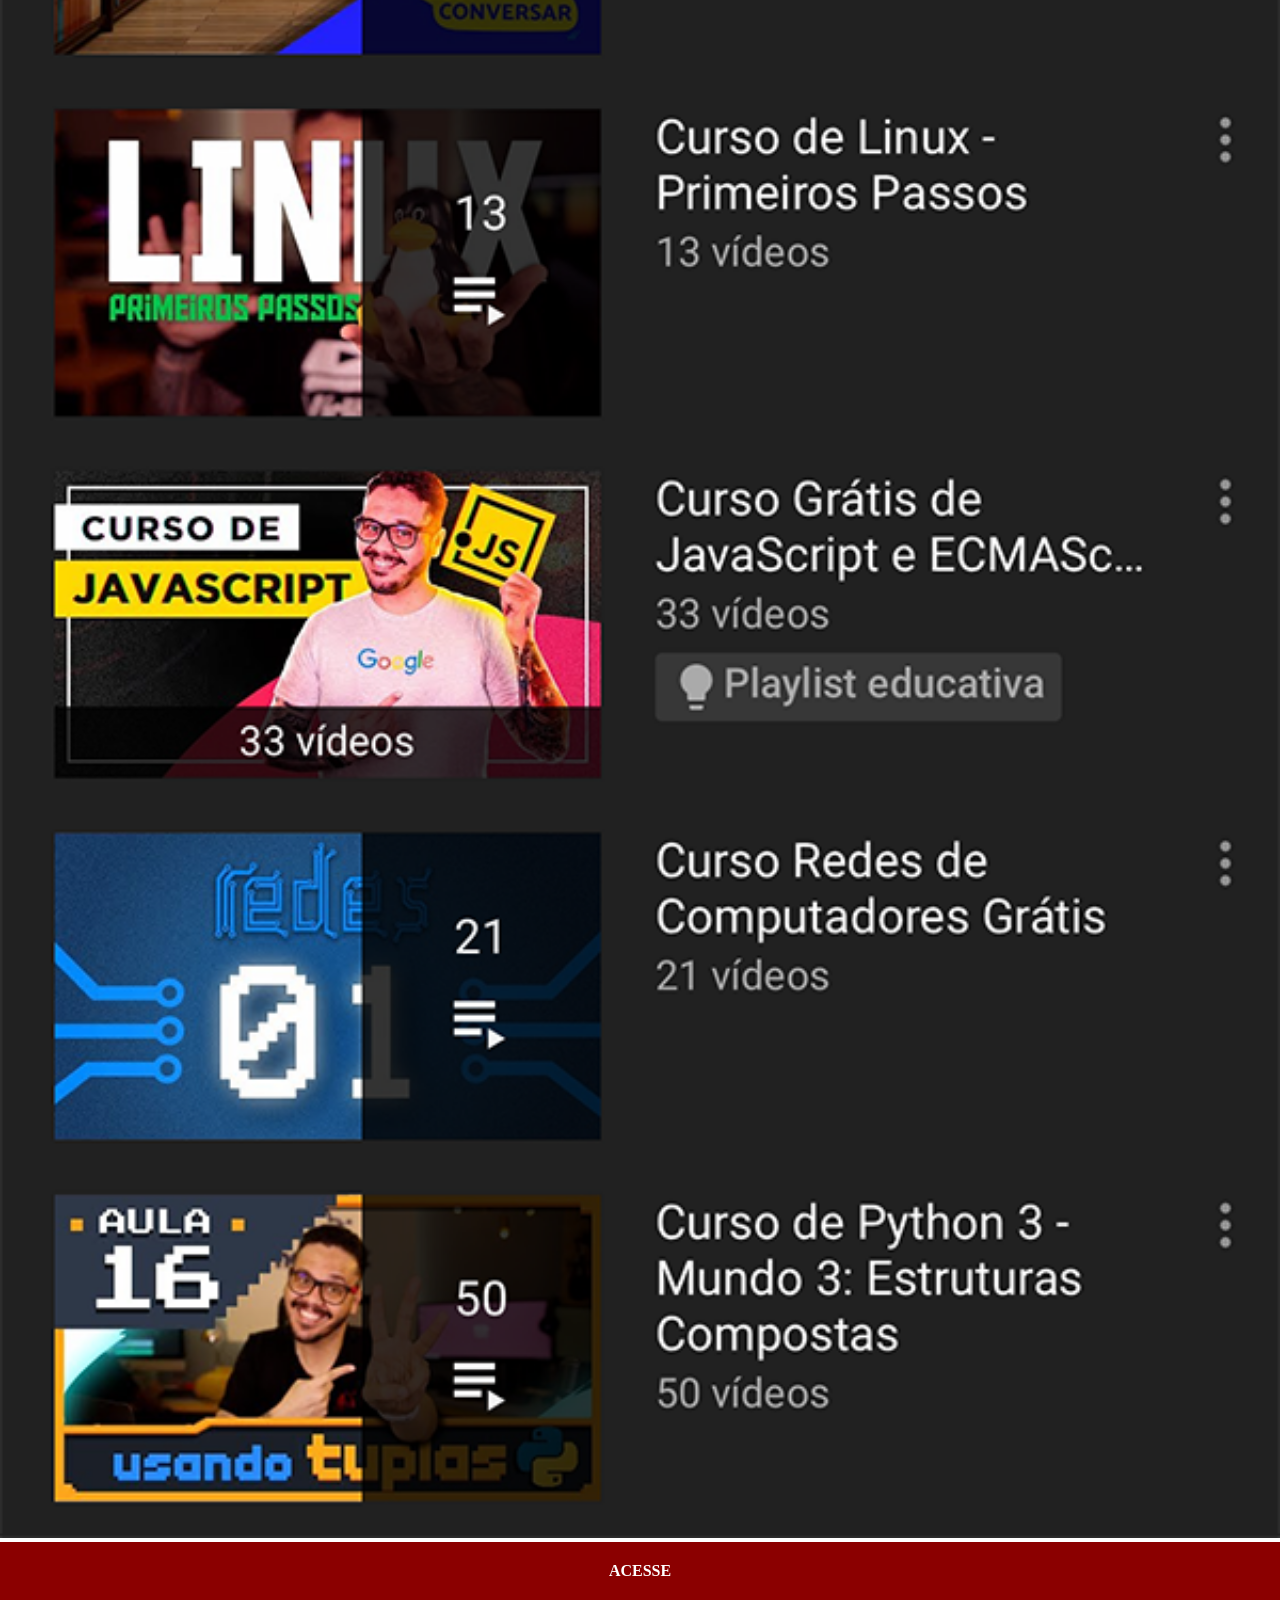
<file: youtube.html>
<!DOCTYPE html>
<html lang="pt-br">
<head>
    <meta charset="UTF-8">
    <meta name="viewport" content="width=device-width, initial-scale=1.0">
    <title>tela do youtube</title>
    <link rel="stylesheet" href="estilos/sites.css">
</head>
<body>
    <img src="imagens/tela-youtube.png" alt="tela do youtube">
    <a href="https://www.youtube.com/@cursoemvideo/playlists" target="_blank">ACESSE</a>
</body>
</html>
</file>
<file: estilos/estilos.css>
@charset "UTF-8";

*{
    margin: 0px;
    padding: 0px;
    font-family: Arial, Helvetica, sans-serif;
}

html, body{
    height: 100vh;
    width: 100vw;
    background-color: black;
}

body{
    background: url('../imagens/fundo-madeira.jpg') no-repeat top center;
    background-size: cover;
    background-attachment: fixed;
}

main{
    height: 100vh;
    position: relative;
}

section#telefone{
    
    position: absolute;
    top: 50%;
    left: 50%;
    transform: translate(-50%, -50%);


    height: 627px;
    width: 311px;
    background:  url('../imagens/frame-iphone.png') no-repeat;
    
    
}


iframe#tela{
    position: relative;
    top: 80px;
    left: 22px;
    width: 267px;
    height: 471px;
    
}

section#redes-sociais {
    text-align: right;
}

section#redes-sociais img{
    width: 50px;
    margin: 10px;
    border-radius: 50%;
    box-shadow: 2px 2px 5px rgba(0, 0, 0, 0.400);
    box-sizing: border-box;
}

section#redes-sociais img:hover{
    border: 1px solid rgba(255, 255, 255, 0.604);
    transform: translate(-3px, -3px);
    box-shadow: 5px 5px 10px rgba(0, 0, 0, 0.429);
    transition: transform 0.3s, border .5s;
}
</file>
<file: estilos/sites.css>
@charset "UTF-8";


        *{
            padding: 0px;
            margin: 0px;
        }

        ::-webkit-scrollbar{
            width: 0px;
            height: 0px;
        }

        img{
            width: 100vw;
        }

        a{
            display: block;
            background-color: darkred;
            padding: 20px;
            text-align: center;
            color: white;
            text-decoration: none;
            font-weight: bolder;
        }

        a:hover{
            background-color: red;
        }
</file>
